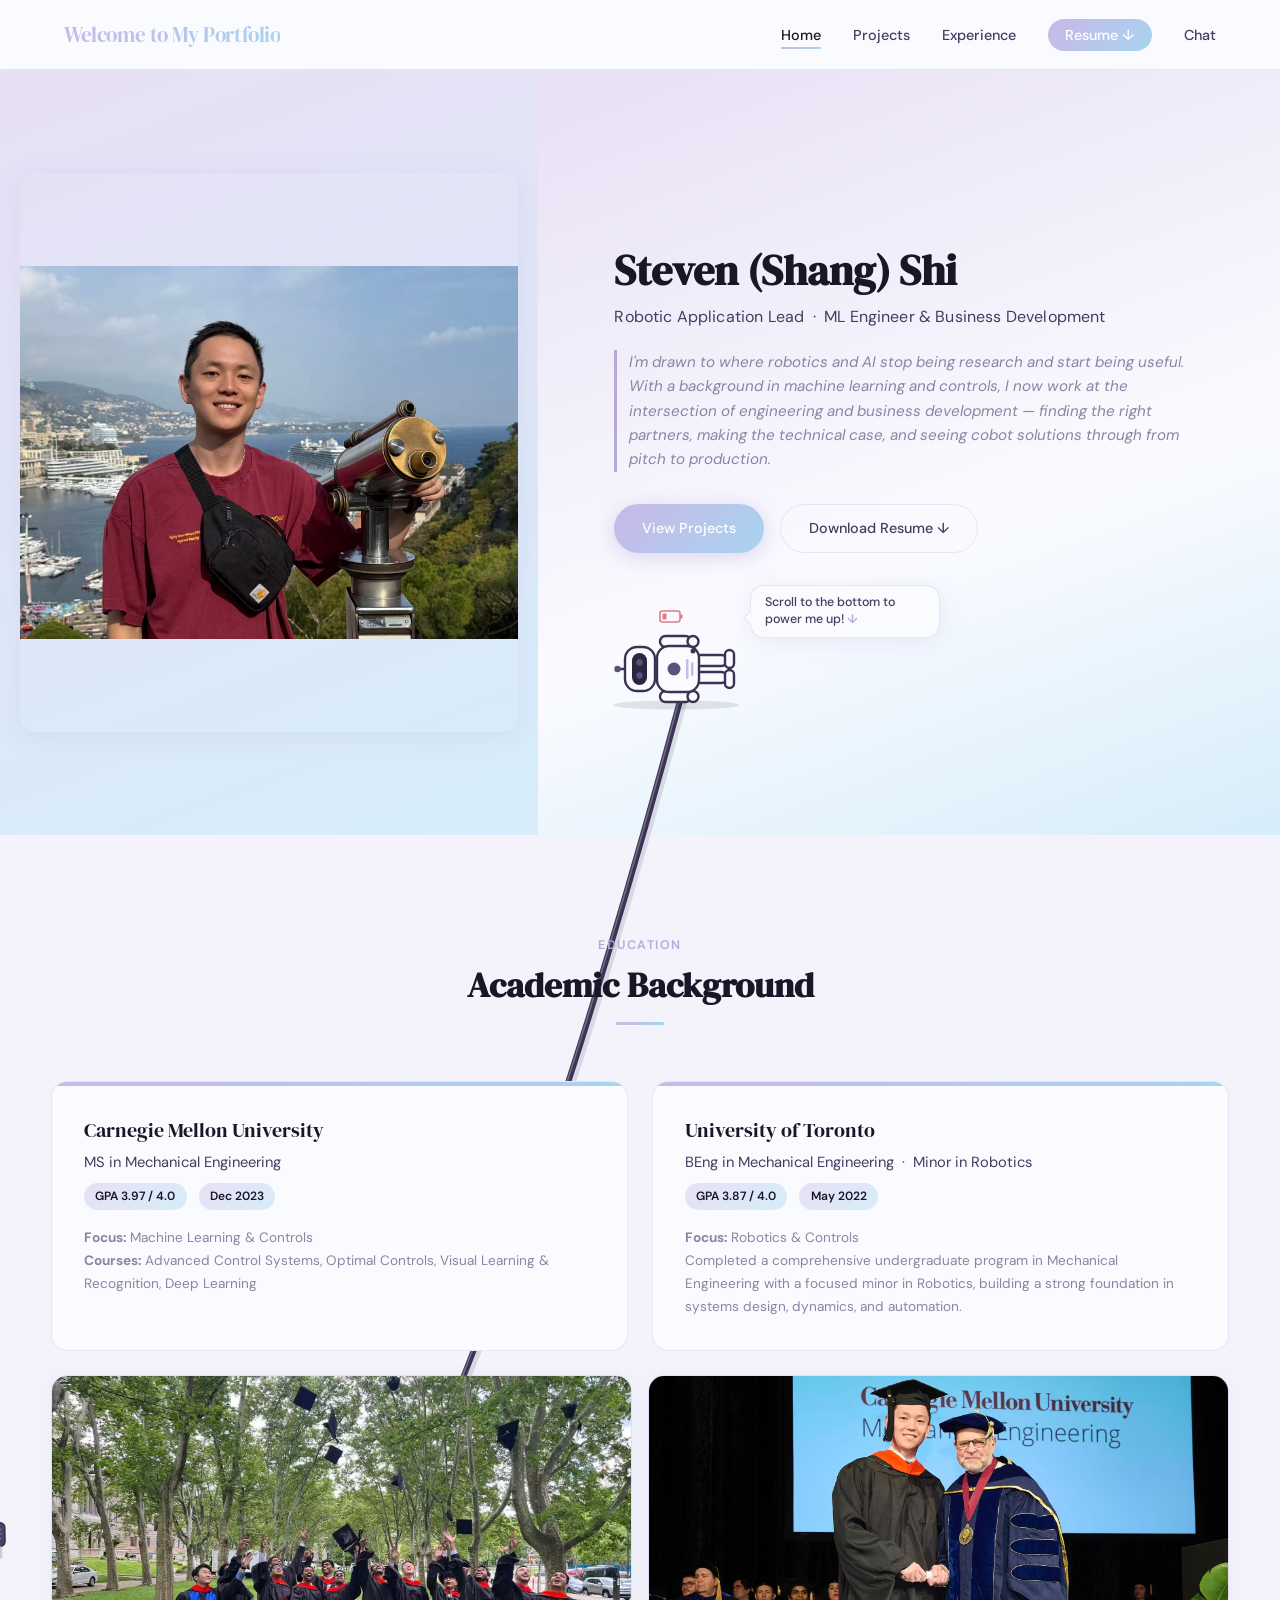
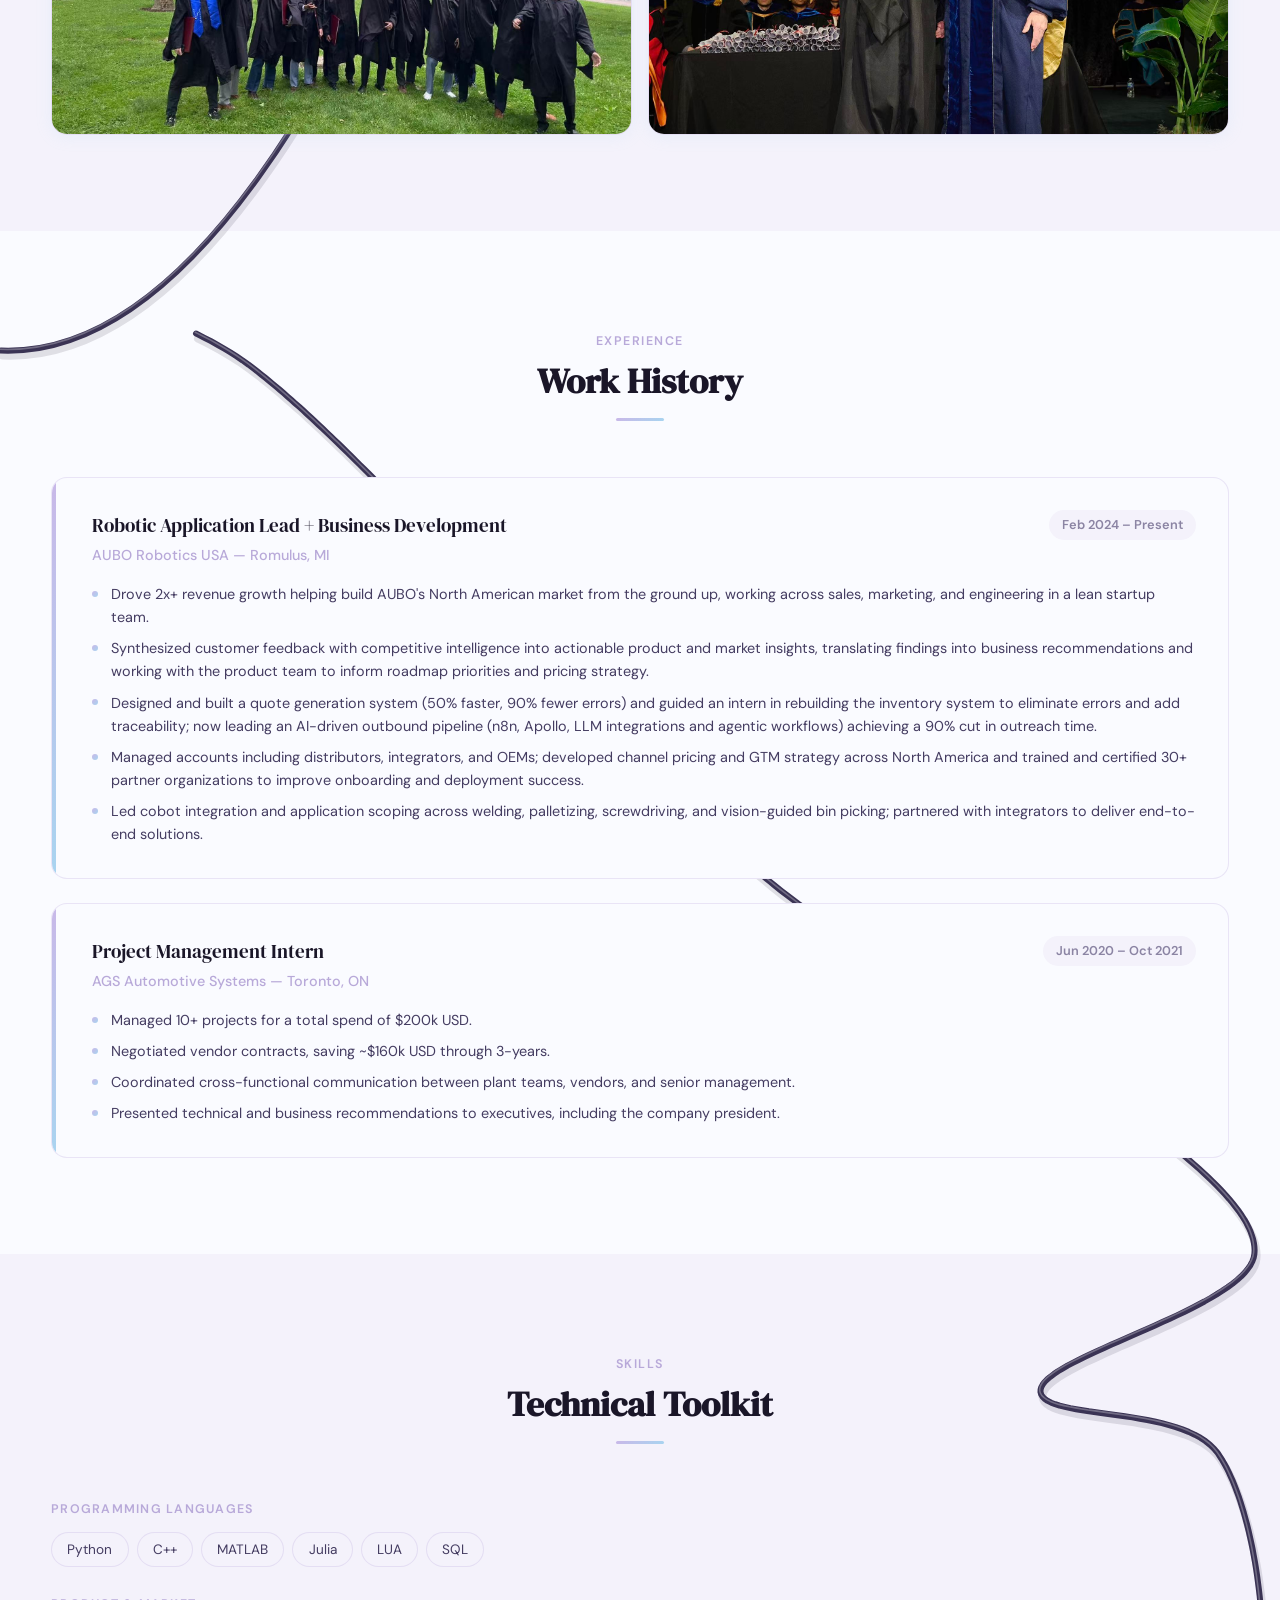
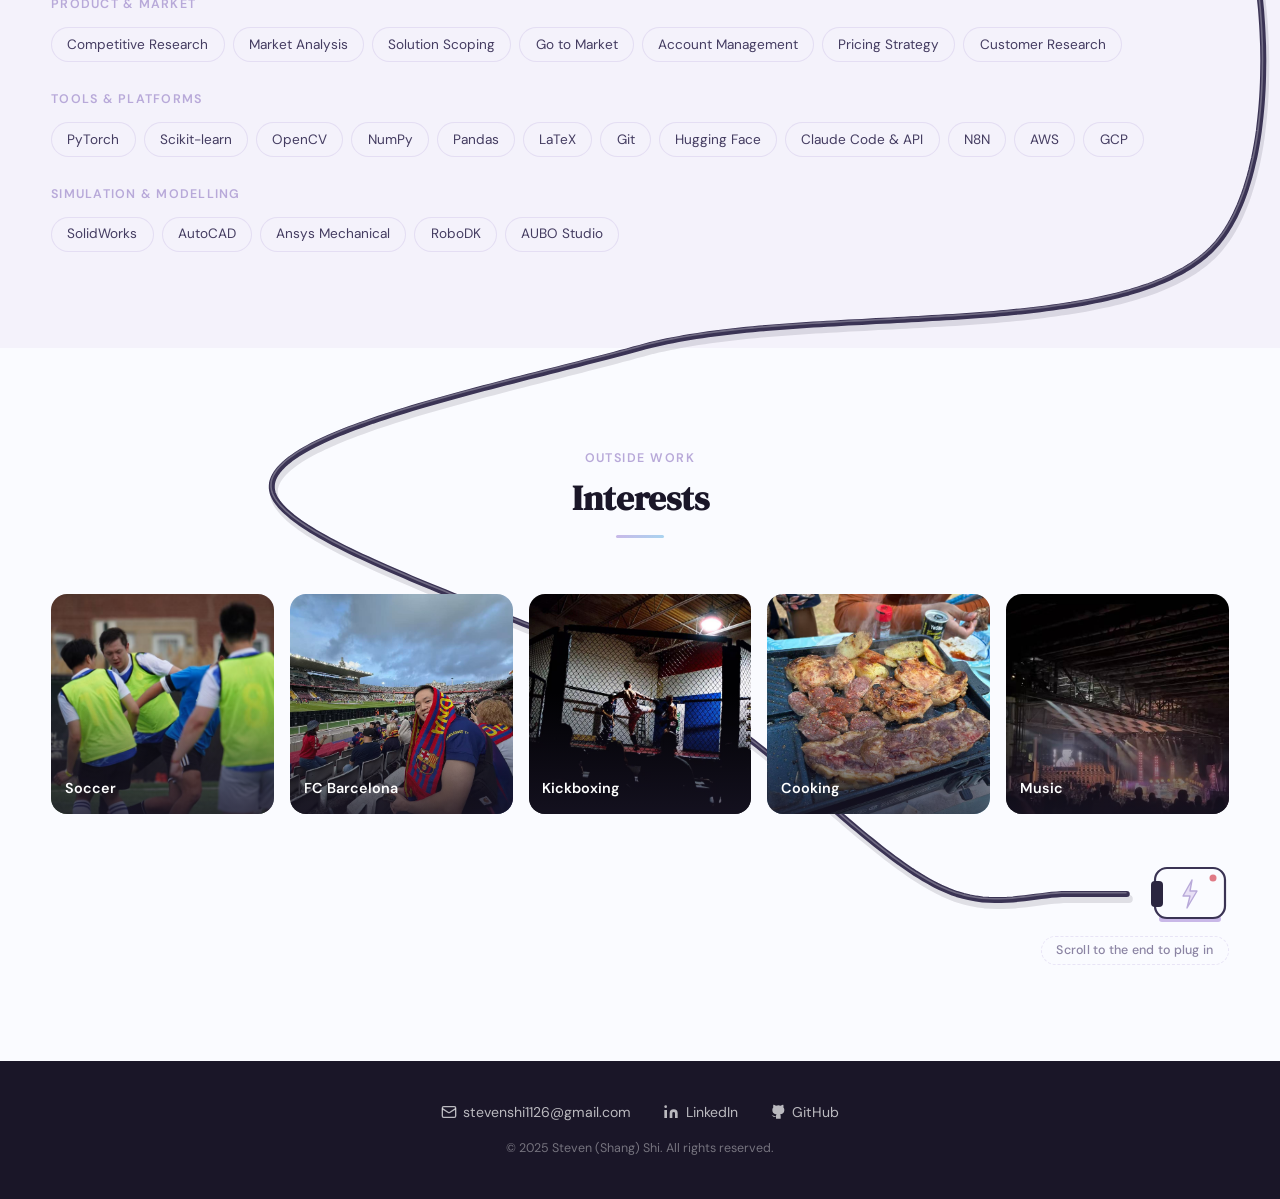
<file: index.html>
<!DOCTYPE html>
<html lang="en">
<head>
  <meta charset="UTF-8" />
  <meta name="viewport" content="width=device-width, initial-scale=1.0" />
  <title>Steven (Shang) Shi — Portfolio</title>
  <link rel="stylesheet" href="css/style.css" />
</head>
<body class="has-cable">

<!-- ── Navbar ── -->
<nav class="navbar">
  <a href="index.html" class="nav-logo">Welcome to My Portfolio</a>
  <div class="hamburger" aria-label="Menu">
    <span></span><span></span><span></span>
  </div>
  <ul class="nav-links">
    <li><a href="index.html">Home</a></li>
    <li><a href="projects.html">Projects</a></li>
    <li><a href="experience.html">Experience</a></li>
    <li><a href="Resume_Steven_Shang_Shi_2026.pdf" target="_blank" class="nav-resume-btn">Resume ↓</a></li>
    <li><a href="chat.html">Chat</a></li>
  </ul>
</nav>

<main>

  <!-- ── Hero ── -->
  <section class="hero hero-split">
    <div class="hero-split-photo">
      <img src="Images\General Photos\personal picture.jpg" alt="Steven Shi" />
    </div>
    <div class="hero-split-content">
      <h1>Steven (Shang) Shi</h1>
      <p class="hero-title">Robotic Application Lead &nbsp;·&nbsp; ML Engineer &amp; Business Development</p>
      <p class="hero-bio">I'm drawn to where robotics and AI stop being research and start being useful. With a background in machine learning and controls, I now work at the intersection of engineering and business development — finding the right partners, making the technical case, and seeing cobot solutions through from pitch to production.</p>
      <div class="hero-cta-row">
        <a href="projects.html" class="btn btn-primary">View Projects</a>
        <a href="Resume_Steven_Shang_Shi_2026.pdf" target="_blank" class="btn btn-ghost">Download Resume ↓</a>
      </div>
      <div class="robot-stage">
        <svg class="robot" viewBox="0 0 240 132" aria-hidden="true">
          <defs>
            <filter id="r-glow" x="-100%" y="-100%" width="300%" height="300%">
              <feGaussianBlur stdDeviation="2.2" result="b"/>
              <feMerge><feMergeNode in="b"/><feMergeNode in="SourceGraphic"/></feMerge>
            </filter>
          </defs>
          <g class="r-walk">
          <ellipse class="r-shadow" cx="120" cy="124" rx="34" ry="4.5"/>
          <g class="r-battery">
            <rect x="46" y="30" width="20" height="11" rx="2.5"/>
            <rect class="r-battery-nub" x="66" y="33.5" width="2.5" height="4" rx="1"/>
            <rect class="r-battery-bar" x="48.5" y="32.5" width="4" height="6" rx="1"/>
          </g>
          <g class="r-notes">
            <text class="r-note" x="150" y="34">♪</text>
            <text class="r-note" x="78" y="28">♫</text>
            <text class="r-note" x="160" y="58">♪</text>
          </g>
          <g class="r-pose">
            <g class="r-dance">
              <g class="r-leg r-leg-l">
                <rect class="r-limb" x="106" y="82" width="11" height="32" rx="5.5"/>
                <rect class="r-foot" x="101" y="112" width="18" height="9" rx="4.5"/>
              </g>
              <g class="r-leg r-leg-r">
                <rect class="r-limb" x="123" y="82" width="11" height="32" rx="5.5"/>
                <rect class="r-foot" x="121" y="112" width="18" height="9" rx="4.5"/>
              </g>
              <g class="r-arm r-arm-l">
                <rect class="r-limb" x="87" y="47" width="11" height="31" rx="5.5"/>
                <circle class="r-hand" cx="92.5" cy="80" r="5.5"/>
              </g>
              <g class="r-arm r-arm-r">
                <rect class="r-limb" x="142" y="47" width="11" height="31" rx="5.5"/>
                <circle class="r-hand" cx="147.5" cy="80" r="5.5"/>
              </g>
              <rect class="r-neck" x="115" y="39" width="10" height="7" rx="2"/>
              <rect class="r-torso" x="97" y="44" width="46" height="42" rx="12"/>
              <circle class="r-core" cx="120" cy="61" r="6.5"/>
              <rect class="r-vent" x="110" y="73" width="20" height="2.5" rx="1.25"/>
              <rect class="r-vent" x="113" y="78" width="14" height="2.5" rx="1.25"/>
              <circle class="r-port" cx="138" cy="80" r="2.5"/>
              <g class="r-head">
                <line class="r-antenna-stem" x1="120" y1="13" x2="120" y2="5"/>
                <circle class="r-antenna" cx="120" cy="4.5" r="3.2"/>
                <rect class="r-skull" x="98" y="12" width="44" height="30" rx="12"/>
                <rect class="r-visor" x="104" y="19" width="32" height="15" rx="7.5"/>
                <circle class="r-eye" cx="113.5" cy="26.5" r="3.2"/>
                <circle class="r-eye" cx="126.5" cy="26.5" r="3.2"/>
              </g>
            </g>
          </g>
          </g>
        </svg>
        <div class="robot-bubble" role="status">Scroll to the bottom to power me up! <span class="robot-bubble-arrow">↓</span></div>
      </div>
    </div>
  </section>

  <!-- ── Education ── -->
  <section class="alt-bg">
    <div class="section fade-in">
      <div class="section-header">
        <span class="section-label">Education</span>
        <h2>Academic Background</h2>
        <div class="section-divider"></div>
      </div>
      <div class="edu-grid">
        <div class="edu-card">
          <div class="edu-school">Carnegie Mellon University</div>
          <div class="edu-degree">MS in Mechanical Engineering</div>
          <div class="edu-meta">
            <span class="edu-tag">GPA 3.97 / 4.0</span>
            <span class="edu-tag">Dec 2023</span>
          </div>
          <div class="edu-details">
            <strong>Focus:</strong> Machine Learning &amp; Controls<br/>
            <strong>Courses:</strong> Advanced Control Systems, Optimal Controls,
            Visual Learning &amp; Recognition, Deep Learning
          </div>
        </div>
        <div class="edu-card">
          <div class="edu-school">University of Toronto</div>
          <div class="edu-degree">BEng in Mechanical Engineering &nbsp;·&nbsp; Minor in Robotics</div>
          <div class="edu-meta">
            <span class="edu-tag">GPA 3.87 / 4.0</span>
            <span class="edu-tag">May 2022</span>
          </div>
          <div class="edu-details">
            <strong>Focus:</strong> Robotics &amp; Controls<br/>
            Completed a comprehensive undergraduate program in Mechanical Engineering
            with a focused minor in Robotics, building a strong foundation in
            systems design, dynamics, and automation.
          </div>
        </div>
      </div>
      <div class="edu-photos">
        <div class="edu-photo-wrap">
          <img src="Images/General Photos/hatthrow.jpg" alt="Graduation hat throw" />
        </div>
        <div class="edu-photo-wrap">
          <img src="Images/General Photos/graduation.jpg" alt="Graduation" />
        </div>
      </div>
    </div>
  </section>

  <!-- ── Experience ── -->
  <section class="section fade-in">
    <div class="section-header">
      <span class="section-label">Experience</span>
      <h2>Work History</h2>
      <div class="section-divider"></div>
    </div>
    <div class="experience-list">
      <div class="exp-card">
        <div class="exp-header">
          <div>
            <div class="exp-role">Robotic Application Lead + Business Development</div>
            <div class="exp-company">AUBO Robotics USA — Romulus, MI</div>
          </div>
          <span class="exp-period">Feb 2024 – Present</span>
        </div>
        <ul class="exp-bullets">
          <li>Drove 2x+ revenue growth helping build AUBO's North American market from the ground up, working across sales, marketing, and engineering in a lean startup team.</li>
          <li>Synthesized customer feedback with competitive intelligence into actionable product and market insights, translating findings into business recommendations and working with the product team to inform roadmap priorities and pricing strategy.</li>
          <li>Designed and built a quote generation system (50% faster, 90% fewer errors) and guided an intern in rebuilding the inventory system to eliminate errors and add traceability; now leading an AI-driven outbound pipeline (n8n, Apollo, LLM integrations and agentic workflows) achieving a 90% cut in outreach time.</li>
          <li>Managed accounts including distributors, integrators, and OEMs; developed channel pricing and GTM strategy across North America and trained and certified 30+ partner organizations to improve onboarding and deployment success.</li>
          <li>Led cobot integration and application scoping across welding, palletizing, screwdriving, and vision-guided bin picking; partnered with integrators to deliver end-to-end solutions.</li>
        </ul>
      </div>
      <div class="exp-card">
        <div class="exp-header">
          <div>
            <div class="exp-role">Project Management Intern</div>
            <div class="exp-company">AGS Automotive Systems — Toronto, ON</div>
          </div>
          <span class="exp-period">Jun 2020 – Oct 2021</span>
        </div>
        <ul class="exp-bullets">
          <li>Managed 10+ projects for a total spend of $200k USD.</li>
          <li>Negotiated vendor contracts, saving ~$160k USD through 3-years.</li>
          <li>Coordinated cross-functional communication between plant teams, vendors, and senior management.</li>
          <li>Presented technical and business recommendations to executives, including the company president.</li>
        </ul>
      </div>
    </div>
  </section>

  <!-- ── Skills ── -->
  <section class="alt-bg">
    <div class="section fade-in">
      <div class="section-header">
        <span class="section-label">Skills</span>
        <h2>Technical Toolkit</h2>
        <div class="section-divider"></div>
      </div>
      
      <div class="skills-group">
        <div class="skills-cat">Programming Languages</div>
        <div class="skills-tags">
          <span class="skill-tag">Python</span>
          <span class="skill-tag">C++</span>
          <span class="skill-tag">MATLAB</span>
          <span class="skill-tag">Julia</span>
          <span class="skill-tag">LUA</span>
          <span class="skill-tag">SQL</span>
        </div>
      </div>
      <div class="skills-group">
        <div class="skills-cat">Product & Market</div>
        <div class="skills-tags">
          <span class="skill-tag">Competitive Research</span>
          <span class="skill-tag">Market Analysis</span>
          <span class="skill-tag">Solution Scoping</span>
          <span class="skill-tag">Go to Market</span>
          <span class="skill-tag">Account Management</span>
          <span class="skill-tag">Pricing Strategy</span>
          <span class="skill-tag">Customer Research</span>
        </div>
      </div>
      <div class="skills-group">
        <div class="skills-cat">Tools &amp; Platforms</div>
        <div class="skills-tags">
          <span class="skill-tag">PyTorch</span>
          <span class="skill-tag">Scikit-learn</span>
          <span class="skill-tag">OpenCV</span>
          <span class="skill-tag">NumPy</span>
          <span class="skill-tag">Pandas</span>
          <span class="skill-tag">LaTeX</span>
          <span class="skill-tag">Git</span>
          <span class="skill-tag">Hugging Face</span>
          <span class="skill-tag">Claude Code & API</span>
          <span class="skill-tag">N8N</span>
          <span class="skill-tag">AWS</span>
          <span class="skill-tag">GCP</span>
        </div>
      </div>
      <div class="skills-group">
        <div class="skills-cat">Simulation &amp; Modelling</div>
        <div class="skills-tags">
          <span class="skill-tag">SolidWorks</span>
          <span class="skill-tag">AutoCAD</span>
          <span class="skill-tag">Ansys Mechanical</span>
          <span class="skill-tag">RoboDK</span>
          <span class="skill-tag">AUBO Studio</span>
        </div>
      </div>
    </div>
  </section>

  <!-- ── Interests ── -->
  <section class="section fade-in">
    <div class="section-header">
      <span class="section-label">Outside Work</span>
      <h2>Interests</h2>
      <div class="section-divider"></div>
    </div>
    <div class="interests-photo-grid">
      <div class="interest-photo-card" style="background-image: url('Images/General Photos/soccer.jpg');">
        <div class="interest-photo-overlay"></div>
        <div class="interest-photo-label">
          <div class="interest-name">Soccer</div>
        </div>
      </div>
      <div class="interest-photo-card" style="background-image: url('Images/General Photos/barcelona.jpg');">
        <div class="interest-photo-overlay"></div>
        <div class="interest-photo-label">
          <div class="interest-name">FC Barcelona</div>
        </div>
      </div>
      <div class="interest-photo-card" style="background-image: url('Images/General Photos/kickboxing1.jpg');">
        <div class="interest-photo-overlay"></div>
        <div class="interest-photo-label">
          <div class="interest-name">Kickboxing</div>
        </div>
      </div>
       <div class="interest-photo-card" style="background-image: url('Images/General Photos/food.jpg');">
        <div class="interest-photo-overlay"></div>
        <div class="interest-photo-label">
          <div class="interest-name">Cooking</div>
        </div>
      </div>
       <div class="interest-photo-card" style="background-image: url('Images/General Photos/concert.jpg');">
        <div class="interest-photo-overlay"></div>
        <div class="interest-photo-label">
          <div class="interest-name">Music</div>
        </div>
      </div>
    </div>
    <div class="socket-row">
      <div class="socket-wrap">
        <svg class="socket" viewBox="0 0 84 64" aria-hidden="true">
          <rect class="socket-base" x="14" y="54" width="62" height="6" rx="3"/>
          <rect class="socket-body" x="10" y="6" width="70" height="50" rx="12"/>
          <rect class="socket-slot" x="6" y="19" width="12" height="26" rx="4"/>
          <path class="socket-bolt" d="M47 18 L38 34 H45 L42 46 L52 29 H45 Z"/>
          <circle class="socket-led" cx="68" cy="16" r="3.5"/>
          <g class="socket-spark">
            <line x1="2" y1="32" x2="-8" y2="32"/>
            <line x1="3" y1="24" x2="-5" y2="16"/>
            <line x1="3" y1="40" x2="-5" y2="48"/>
            <line x1="8" y1="17" x2="6" y2="7"/>
            <line x1="8" y1="47" x2="6" y2="57"/>
          </g>
        </svg>
        <button type="button" class="socket-label" disabled>Scroll to the end to plug in</button>
      </div>
    </div>
  </section>

</main>

<!-- ── Footer ── -->
<footer>
  <div class="footer-links">
    <a href="mailto:stevenshi1126@gmail.com">
      <svg width="16" height="16" viewBox="0 0 24 24" fill="none" stroke="currentColor" stroke-width="2"><rect x="2" y="4" width="20" height="16" rx="2"/><path d="m22 7-8.97 5.7a1.94 1.94 0 0 1-2.06 0L2 7"/></svg>
      stevenshi1126@gmail.com
    </a>
    <a href="https://www.linkedin.com/in/steven-shi-272b2b168/" target="_blank">
      <svg width="16" height="16" viewBox="0 0 24 24" fill="currentColor"><path d="M16 8a6 6 0 0 1 6 6v7h-4v-7a2 2 0 0 0-2-2 2 2 0 0 0-2 2v7h-4v-7a6 6 0 0 1 6-6z"/><rect x="2" y="9" width="4" height="12"/><circle cx="4" cy="4" r="2"/></svg>
      LinkedIn
    </a>
    <a href="https://github.com/ShiSteven99" target="_blank">
      <svg width="16" height="16" viewBox="0 0 24 24" fill="currentColor"><path d="M9 19c-5 1.5-5-2.5-7-3m14 6v-3.87a3.37 3.37 0 0 0-.94-2.61c3.14-.35 6.44-1.54 6.44-7A5.44 5.44 0 0 0 20 4.77 5.07 5.07 0 0 0 19.91 1S18.73.65 16 2.48a13.38 13.38 0 0 0-7 0C6.27.65 5.09 1 5.09 1A5.07 5.07 0 0 0 5 4.77a5.44 5.44 0 0 0-1.5 3.78c0 5.42 3.3 6.61 6.44 7A3.37 3.37 0 0 0 9 18.13V22"/></svg>
      GitHub
    </a>
  </div>
  <div class="footer-copy">&copy; 2025 Steven (Shang) Shi. All rights reserved.</div>
</footer>

<script src="js/main.js"></script>
<script src="js/robot-cable.js"></script>
</body>
</html>
</file>
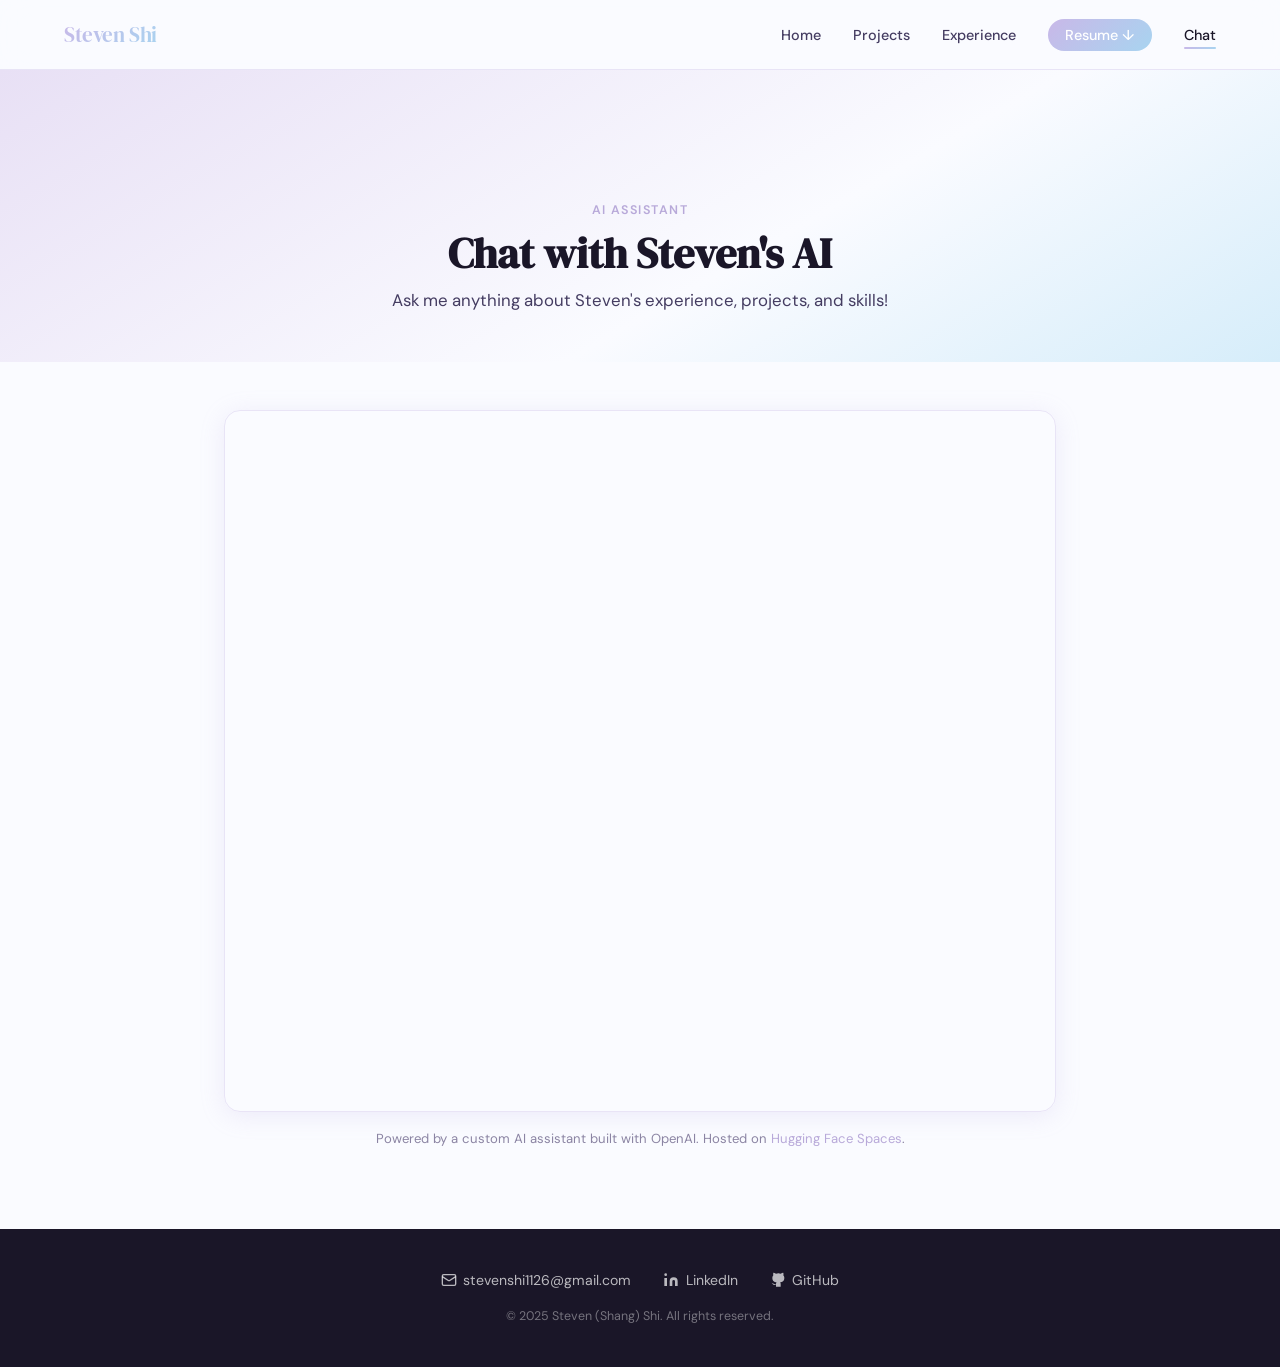
<file: chat.html>
<!DOCTYPE html>
<html lang="en">
<head>
  <meta charset="UTF-8" />
  <meta name="viewport" content="width=device-width, initial-scale=1.0" />
  <title>AI Chat — Steven (Shang) Shi</title>
  <link rel="stylesheet" href="css/style.css" />
</head>
<body>

<!-- ── Navbar ── -->
<nav class="navbar">
  <a href="index.html" class="nav-logo">Steven Shi</a>
  <div class="hamburger" aria-label="Menu">
    <span></span><span></span><span></span>
  </div>
  <ul class="nav-links">
    <li><a href="index.html">Home</a></li>
    <li><a href="projects.html">Projects</a></li>
    <li><a href="experience.html">Experience</a></li>
    <li><a href="Resume_Steven_Shang_Shi_2026.pdf" target="_blank" class="nav-resume-btn">Resume ↓</a></li>
    <li><a href="chat.html">Chat</a></li>
  </ul>
</nav>

<main>
  <div class="page-hero">
    <span class="section-label">AI Assistant</span>
    <h1>Chat with Steven's AI</h1>
    <p>Ask me anything about Steven's experience, projects, and skills!</p>
  </div>

  <div class="chat-container">
    <div class="gradio-wrap">
      <iframe
        src="https://skulebeast-career-conversation.hf.space"
        title="Steven Shi AI Assistant"
        allow="microphone"
      ></iframe>
    </div>
    <p class="chat-note">
      Powered by a custom AI assistant built with OpenAI. Hosted on
      <a href="https://huggingface.co/spaces" target="_blank" style="color:var(--lavender-deep);">Hugging Face Spaces</a>.
    </p>
  </div>
</main>

<!-- ── Footer ── -->
<footer>
  <div class="footer-links">
    <a href="mailto:stevenshi1126@gmail.com">
      <svg width="16" height="16" viewBox="0 0 24 24" fill="none" stroke="currentColor" stroke-width="2"><rect x="2" y="4" width="20" height="16" rx="2"/><path d="m22 7-8.97 5.7a1.94 1.94 0 0 1-2.06 0L2 7"/></svg>
      stevenshi1126@gmail.com
    </a>
    <a href="https://www.linkedin.com/in/steven-shi-272b2b168/" target="_blank">
      <svg width="16" height="16" viewBox="0 0 24 24" fill="currentColor"><path d="M16 8a6 6 0 0 1 6 6v7h-4v-7a2 2 0 0 0-2-2 2 2 0 0 0-2 2v7h-4v-7a6 6 0 0 1 6-6z"/><rect x="2" y="9" width="4" height="12"/><circle cx="4" cy="4" r="2"/></svg>
      LinkedIn
    </a>
    <a href="https://github.com/ShiSteven99" target="_blank">
      <svg width="16" height="16" viewBox="0 0 24 24" fill="currentColor"><path d="M9 19c-5 1.5-5-2.5-7-3m14 6v-3.87a3.37 3.37 0 0 0-.94-2.61c3.14-.35 6.44-1.54 6.44-7A5.44 5.44 0 0 0 20 4.77 5.07 5.07 0 0 0 19.91 1S18.73.65 16 2.48a13.38 13.38 0 0 0-7 0C6.27.65 5.09 1 5.09 1A5.07 5.07 0 0 0 5 4.77a5.44 5.44 0 0 0-1.5 3.78c0 5.42 3.3 6.61 6.44 7A3.37 3.37 0 0 0 9 18.13V22"/></svg>
      GitHub
    </a>
  </div>
  <div class="footer-copy">&copy; 2025 Steven (Shang) Shi. All rights reserved.</div>
</footer>

<script src="js/main.js"></script>
</body>
</html>
</file>
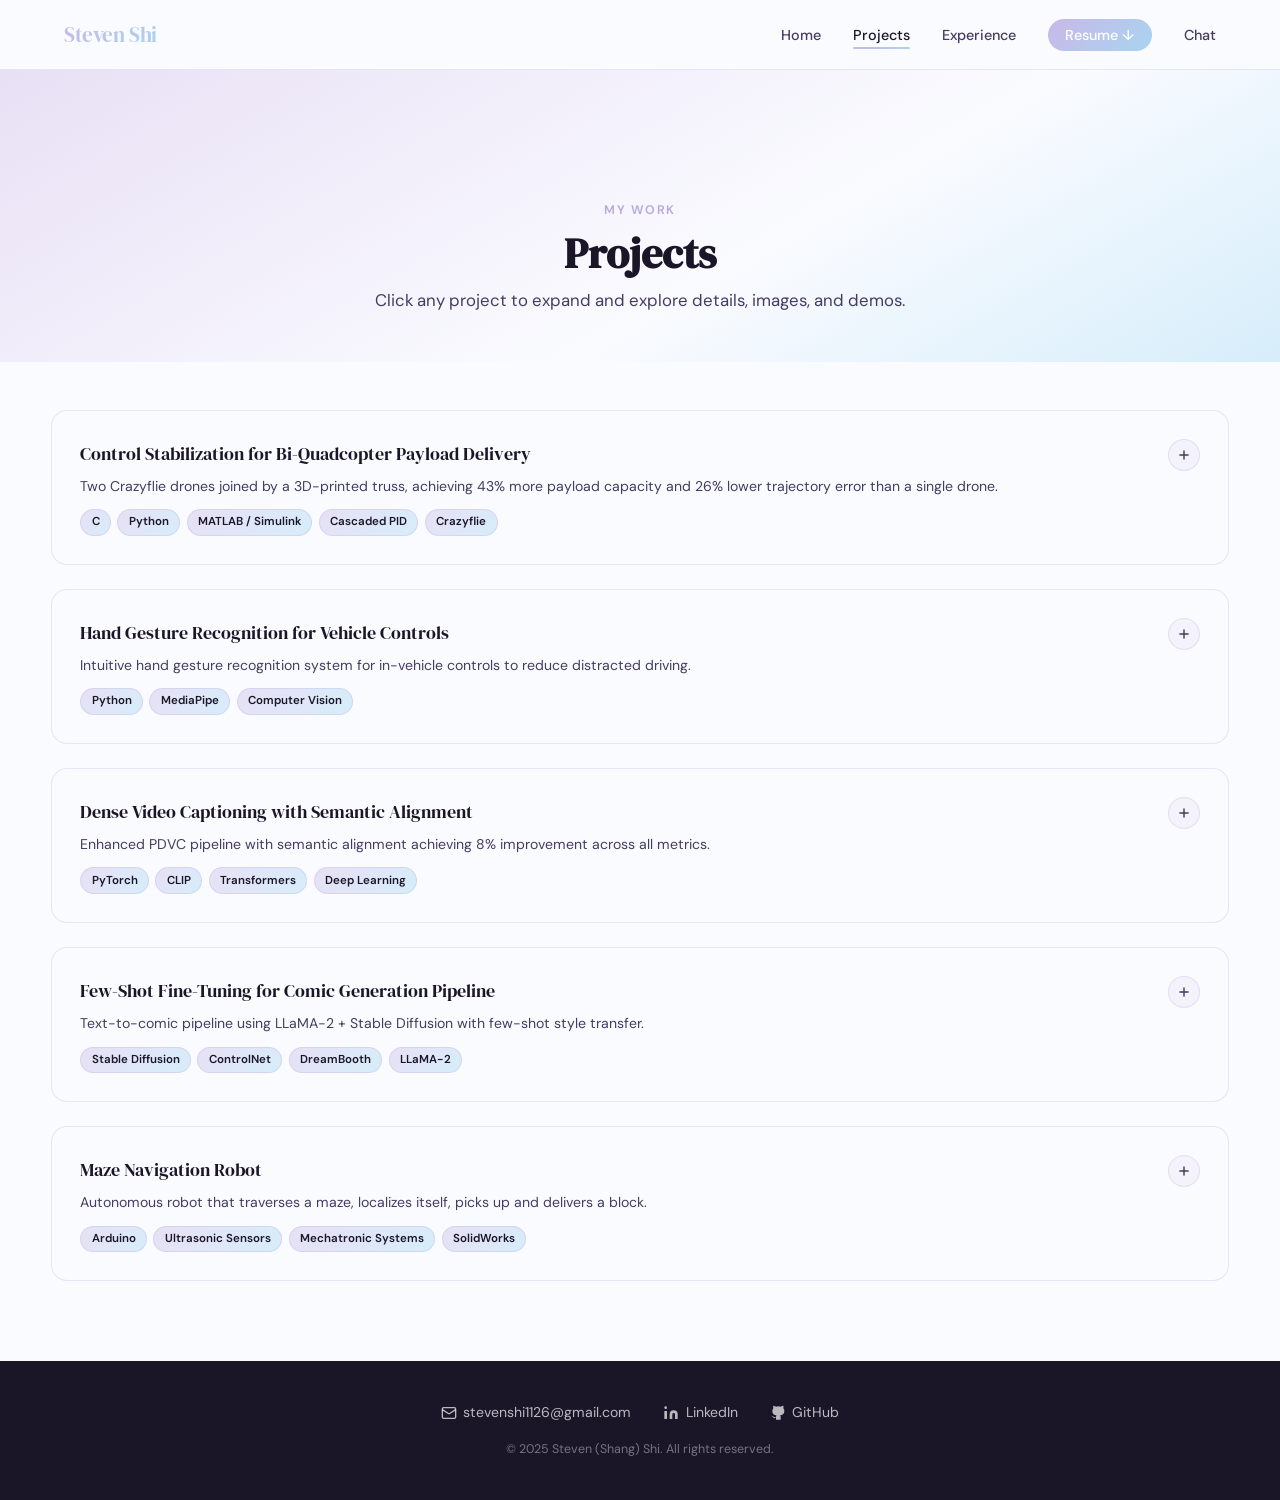
<file: projects.html>
<!DOCTYPE html>
<html lang="en">
<head>
  <meta charset="UTF-8" />
  <meta name="viewport" content="width=device-width, initial-scale=1.0" />
  <title>Projects — Steven (Shang) Shi</title>
  <link rel="stylesheet" href="css/style.css" />
</head>
<body>

<!-- ── Navbar ── -->
<nav class="navbar">
  <a href="index.html" class="nav-logo">Steven Shi</a>
  <div class="hamburger" aria-label="Menu">
    <span></span><span></span><span></span>
  </div>
  <ul class="nav-links">
    <li><a href="index.html">Home</a></li>
    <li><a href="projects.html">Projects</a></li>
    <li><a href="experience.html">Experience</a></li>
    <li><a href="Resume_Steven_Shang_Shi_2026.pdf" target="_blank" class="nav-resume-btn">Resume ↓</a></li>
    <li><a href="chat.html">Chat</a></li>
  </ul>
</nav>

<main>
  <div class="page-hero">
    <span class="section-label">My Work</span>
    <h1>Projects</h1>
    <p>Click any project to expand and explore details, images, and demos.</p>
  </div>

  <div class="projects-grid">

    <!-- ── Project: Dual Drone Control ── -->
    <div class="project-card">
      <div class="project-card-header">
        <div class="project-card-left">
          <div class="project-card-title">Control Stabilization for Bi-Quadcopter Payload Delivery</div>
          <div class="project-card-summary">Two Crazyflie drones joined by a 3D-printed truss, achieving 43% more payload capacity and 26% lower trajectory error than a single drone.</div>
          <div class="project-tags">
            <span class="project-tag">C</span>
            <span class="project-tag">Python</span>
            <span class="project-tag">MATLAB / Simulink</span>
            <span class="project-tag">Cascaded PID</span>
            <span class="project-tag">Crazyflie</span>
          </div>
        </div>
        <div class="project-toggle">
          <svg viewBox="0 0 24 24" fill="none" stroke-width="2.5" stroke-linecap="round"><line x1="12" y1="5" x2="12" y2="19"/><line x1="5" y1="12" x2="19" y2="12"/></svg>
        </div>
      </div>
      <div class="project-body">
        <div class="project-body-inner">

          <div class="project-section">
            <div class="project-section-title">Background</div>
            <p>Drone delivery is held back by limited payload capacity. For our Advanced Control Systems Integration course at Carnegie Mellon, our team of 5 investigated whether rigidly linking two quadcopters could increase payload capacity without sacrificing flight stability. Two Crazyflie drones were joined by a 3D-printed truss with a magnet at its center to pick up a payload of paper clips. I led the controls, firmware and swarm work: modifying the Crazyflie firmware in C to redistribute motor power and correct yaw behaviour, developing the Python swarm control API used to command both drones simultaneously, tuning the PID controllers on hardware, and building the adaptive payload controller.</p>
          </div>

          <div class="project-section">
            <div class="project-section-title">System Design</div>
            <img src="Images/Dual Drone Control/Dual_CF_wTruss.png" alt="SolidWorks assembly of two Crazyflie drones joined by a truss" class="project-img" />
            <p class="project-img-caption">SolidWorks assembly of the dual-drone system</p>
            <p>The PLA truss went through several iterations to balance length, weight and stiffness. Its cross shape leaves the Flowdeck sensors on the underside unobstructed, and the payload hangs at the center so the load is shared evenly between both drones. Since the Crazyflies have very limited thrust, keeping the truss light (~8 g) mattered more than its strength.</p>
          </div>

          <div class="project-section">
            <div class="project-section-title">Modelling &amp; Simulation</div>
            <img src="Images/Dual Drone Control/Force_Distribution.png" alt="Motor force and torque layout of the dual-drone system" class="project-img" />
            <p class="project-img-caption">Rotor forces and torques of the combined 8-motor system</p>
            <p>Teammates derived the system dynamics using Euler angles and Lagrangian mechanics, linearized them about hover, and built a state-space model in MATLAB. This plant was placed inside a Simulink replica of the Crazyflie's onboard cascaded PID controller (velocity → attitude → attitude rate). Comparing moments of inertia before and after joining the drones showed roll inertia increased ~112× while available roll torque only increased ~5×, so roll and yaw were expected to be the hardest axes to control.</p>
          </div>

          <div class="project-section">
            <div class="project-section-title">Firmware Modification: Roll</div>
            <p>The default Crazyflie power distribution splits each drone's motors into a "high" and "low" side for roll. Once two drones are joined, the torques from each drone largely cancel out about the center of the truss, and the system was unable to take off.</p>
            <div class="video-grid">
              <img src="Images/Dual Drone Control/defaultPWD.png" alt="Default roll power distribution" class="project-img" style="margin:0;" />
              <img src="Images/Dual Drone Control/linearPWD.png" alt="Linear roll power distribution" class="project-img" style="margin:0;" />
            </div>
            <p class="project-img-caption">Default power distribution (left) vs. the new linear power distribution (right)</p>
            <p>I rewrote the power distribution so each motor's roll contribution scales linearly with its distance from the truss center (±0.73, ±1.25), with the left drone pushing up and the right drone pushing down. With this change alone, the system was able to take off without any PID changes.</p>
            <div class="video-grid">
              <img src="Images/Dual Drone Control/take off before PWD Changes.gif" alt="Take-off attempt with default power distribution" class="project-img" style="margin:0;" />
              <img src="Images/Dual Drone Control/take off after PWD Changes.gif" alt="Take-off with linear power distribution" class="project-img" style="margin:0;" />
            </div>
            <p class="project-img-caption">Take-off with default power distribution (left) vs. linear power distribution (right)</p>
          </div>

          <div class="project-section">
            <div class="project-section-title">Firmware Modification: Yaw</div>
            <p>A single drone yaws in place, but when the joined system turns about its center, each drone actually needs a forward velocity. Without accounting for this, both drones fought to yaw in place and one overpowered the other, leaving one drone nearly stationary while the other circled around it. To fix this, I added a velocity offset proportional to the yaw rate and the truss half-length (<em>v<sub>x</sub> ∓ ω·L</em>) to each drone's setpoint, which made the system rotate about its true center.</p>
            <div class="video-grid">
              <img src="Images/Dual Drone Control/yaw_noChange.png" alt="Drone positions during yaw before the fix" class="project-img" style="margin:0;" />
              <img src="Images/Dual Drone Control/yaw_firmware changeDrone Position.png" alt="Drone positions during yaw after the fix" class="project-img" style="margin:0;" />
            </div>
            <p class="project-img-caption">Drone positions during yaw: default firmware (left) vs. adjusted setpoints (right)</p>
            <div class="video-grid">
              <video src="Images/Dual Drone Control/yaw_before_web.mp4" class="project-img" style="margin:0;" autoplay muted loop playsinline></video>
              <video src="Images/Dual Drone Control/yaw_after_web.mp4" class="project-img" style="margin:0;" autoplay muted loop playsinline></video>
            </div>
            <p class="project-img-caption">Yaw with default firmware (left) vs. adjusted setpoints (right)</p>
          </div>

          <div class="project-section">
            <div class="project-section-title">PID Tuning</div>
            <p>Sideways translation (roll) remained the least stable maneuver, so tuning focused on the roll attitude rate controller in four stages: using the inertia ratios to estimate which way the gains should move, tuning in Simulink, then refining on hardware and finally tuning with an ~8 g payload attached. I carried out the hardware and payload tuning, starting from the simulated gains. Roll gains went from the default Kp = 250, Kd = 2.5 to Kp = 600, Kd = 6. Adding a short pause between direction changes further reduced oscillations. The test was a 2 m left-right flight at 0.3 m/s.</p>
            <div class="video-grid">
              <img src="Images/Dual Drone Control/left_right (baseline no mass)Average.png" alt="Left-right flight test with default PID" class="project-img" style="margin:0;" />
              <img src="Images/Dual Drone Control/left_right (Kp_600 Kd_6_no mass)Average.png" alt="Left-right flight test with tuned PID" class="project-img" style="margin:0;" />
            </div>
            <p class="project-img-caption">Left-right flight with default PID, 8.5% error (left) vs. tuned PID, 6.4% error (right)</p>
            <p>With an ~8 g payload attached, the no-mass gains left a 7.4% error. Retuning to Kp = 800, Kd = 8 reduced it to 5.8%.</p>
            <img src="Images/Dual Drone Control/Before and after roll tuning (with 8g mass).png" alt="Left-right flight test with 8 g payload before and after tuning" class="project-img" />
            <p class="project-img-caption">Left-right flight with ~8 g payload: no-mass PID, 7.4% error (left) vs. retuned PID, 5.8% error (right)</p>
          </div>

          <div class="project-section">
            <div class="project-section-title">Adaptive Payload Control</div>
            <p>Heavier payloads need more thrust to hover, so the hover PWM can be used to estimate payload mass. Hover PWM was ~49,500 without a payload and ~52,000 with an 8 g payload. After picking up an unknown number of paper clips, the system measures its hover PWM and linearly interpolates between the two tuned PID sets (Kp = 600, Kd = 6 → Kp = 800, Kd = 8) before continuing to the drop-off point.</p>
          </div>

          <div class="project-section">
            <div class="project-section-title">Final Flight</div>
            <video src="Images/Dual Drone Control/final_flight_web.mp4" class="project-img" autoplay muted loop playsinline></video>
            <p class="project-img-caption">Take off, payload pickup, and left-right flight with the swinging payload</p>
          </div>

          <div class="project-section">
            <div class="project-section-title">Results</div>
            <ul>
              <li><strong>Payload capacity:</strong> 7 g (single drone) → 10 g (dual drone), a ~43% increase on top of the 8 g truss.</li>
              <li><strong>Left-right trajectory error:</strong> 7.8% (single drone) → 5.8% (tuned dual drone with payload), a ~26% decrease.</li>
              <li>The system completed the full mission: take off, fly to the pickup site, pick up the payload, adapt its PID gains, and fly stably with the swinging payload.</li>
            </ul>
          </div>

        </div>
      </div>
    </div>

    <!-- ── Project 1: Hand Gesture ── -->
    <div class="project-card">
      <div class="project-card-header">
        <div class="project-card-left">
          <div class="project-card-title">Hand Gesture Recognition for Vehicle Controls</div>
          <div class="project-card-summary">Intuitive hand gesture recognition system for in-vehicle controls to reduce distracted driving.</div>
          <div class="project-tags">
            <span class="project-tag">Python</span>
            <span class="project-tag">MediaPipe</span>
            <span class="project-tag">Computer Vision</span>
          </div>
        </div>
        <div class="project-toggle">
          <svg viewBox="0 0 24 24" fill="none" stroke-width="2.5" stroke-linecap="round"><line x1="12" y1="5" x2="12" y2="19"/><line x1="5" y1="12" x2="19" y2="12"/></svg>
        </div>
      </div>
      <div class="project-body">
        <div class="project-body-inner">

          <div class="project-section">
            <div class="project-section-title">Background</div>
            <p>Each year in the US, over 400,000 people get injured and 3,000 people die due to distracted driving. Our team designed an intuitive hand gesture recognition system for internal vehicle controls to reduce distractions on the road. My main contributions were implementing gesture recognition for mode transitions and unifying multiple control functions into a cohesive system architecture allowing for an intuitive user experience.</p>
          </div>

          <div class="project-section">
            <img src="Images/Hand Gesture Recognition/hand gesture.jpg" alt="Hand Gesture System" class="project-img" />
          </div>

          <div class="project-section">
            <div class="project-section-title">How It Works</div>
            <p>The system uses MediaPipe's hand tracking library to obtain X and Y coordinates through a regular camera, building a library of recognized hand gestures. The design goal was an intuitive gesture set requiring minimal memorization. Only X and Y were used here as we used a simple computer 2D camera for the project which didn't provide a depth map.</p>
            <img src="Images/Hand Gesture Recognition/mediapipe.png" alt="MediaPipe hand tracking" class="project-img" />
          </div>

          <div class="project-section">
            <div class="project-section-title">System Overview</div>
            <img src="Images/Hand Gesture Recognition/flowchart.png" alt="System flowchart" class="project-img" />
            <p> We prioritized intuitive gesture design and ease of use, reusing gestures across modes where possible to reduce cognitive load—for example, using the same gesture to control both temperature and volume.</p> 
            <br>
            <ul>
              <li><strong>Media Mode</strong> (base) — pause/play music, change songs, control volume with intuitive gestures.</li>
              <li><strong>Climate Mode</strong> — activated by a "1" gesture; control temperature. Auto-returns to Media Mode after 5s of inactivity.</li>
              <li><strong>Call Mode</strong> — activated when a call comes in; accept or decline with a gesture.</li>
            </ul>
          </div>

          <div class="project-section">
            <div class="project-section-title">Demo Videos</div>
            <div class="video-grid">
              <div>
                <div class="project-img-caption" style="text-align:left;margin-bottom:4px;">1. Changing Song Tracks</div>
                <div class="video-wrap"><iframe src="https://www.youtube.com/embed/25ZRmGECGv0" allowfullscreen loading="lazy"></iframe></div>
              </div>
              <div>
                <div class="project-img-caption" style="text-align:left;margin-bottom:4px;">2. Play / Pause Music</div>
                <div class="video-wrap"><iframe src="https://www.youtube.com/embed/6ujDP7liQXU" allowfullscreen loading="lazy"></iframe></div>
              </div>
              <div>
                <div class="project-img-caption" style="text-align:left;margin-bottom:4px;">3. Switching Modes</div>
                <div class="video-wrap"><iframe src="https://www.youtube.com/embed/ORkFUQ6IRoQ" allowfullscreen loading="lazy"></iframe></div>
              </div>
              <div>
                <div class="project-img-caption" style="text-align:left;margin-bottom:4px;">4. Volume / Temperature Control</div>
                <div class="video-wrap"><iframe src="https://www.youtube.com/embed/r86kAlIkjP4" allowfullscreen loading="lazy"></iframe></div>
              </div>
            </div>
            <div style="margin-top:1rem;">
              <div class="project-img-caption" style="text-align:left;margin-bottom:4px;">5. Accept / Reject a Phone Call</div>
              <div class="video-wrap-full"><iframe src="https://www.youtube.com/embed/cvoTp8JhnIo" allowfullscreen loading="lazy"></iframe></div>
            </div>
          </div>

          <a href="https://github.com/shangshi123/Hand-Gesture-Detection" target="_blank" class="project-github-link">
            <svg width="16" height="16" viewBox="0 0 24 24" fill="currentColor"><path d="M9 19c-5 1.5-5-2.5-7-3m14 6v-3.87a3.37 3.37 0 0 0-.94-2.61c3.14-.35 6.44-1.54 6.44-7A5.44 5.44 0 0 0 20 4.77 5.07 5.07 0 0 0 19.91 1S18.73.65 16 2.48a13.38 13.38 0 0 0-7 0C6.27.65 5.09 1 5.09 1A5.07 5.07 0 0 0 5 4.77a5.44 5.44 0 0 0-1.5 3.78c0 5.42 3.3 6.61 6.44 7A3.37 3.37 0 0 0 9 18.13V22"/></svg>
            View on GitHub
          </a>

        </div>
      </div>
    </div>

    <!-- ── Project 2: Dense Video Captioning ── -->
    <div class="project-card">
      <div class="project-card-header">
        <div class="project-card-left">
          <div class="project-card-title">Dense Video Captioning with Semantic Alignment</div>
          <div class="project-card-summary">Enhanced PDVC pipeline with semantic alignment achieving 8% improvement across all metrics.</div>
          <div class="project-tags">
            <span class="project-tag">PyTorch</span>
            <span class="project-tag">CLIP</span>
            <span class="project-tag">Transformers</span>
            <span class="project-tag">Deep Learning</span>
          </div>
        </div>
        <div class="project-toggle">
          <svg viewBox="0 0 24 24" fill="none" stroke-width="2.5" stroke-linecap="round"><line x1="12" y1="5" x2="12" y2="19"/><line x1="5" y1="12" x2="19" y2="12"/></svg>
        </div>
      </div>
      <div class="project-body">
        <div class="project-body-inner">

          <div class="project-section">
            <div class="project-section-title">Background</div>
            <p>Dense video captioning captures and captions different events occurring in a video — with huge implications for video surveillance, autonomous driving, and aiding those with visual impairments. Our team of 4 investigated whether semantically aligning visual and caption features can improve overall performance. My key contributions were developing the Tuner (alignment) architectures and integrating the Tuner with the existing PDVC framework.</p>
          </div>

          <div class="project-section">
            <div class="project-section-title">Baseline: PDVC Framework</div>
            <img src="Images/Dense Video Captioning/PDVC.jpg" alt="PDVC overview" class="project-img" />
            <p class="project-img-caption">Overview of the baseline PDVC [1] framework</p>
            <p>Videos are passed through a pretrained feature extractor → deformable transformer encoder-decoder capturing inter-frame and inter-event interactions → parallel localization head (MLP) and captioning head (LSTM) → event counter.</p>
          </div>

          <div class="project-section">
            <div class="project-section-title">Semantic Alignment Method</div>
            <p>CLIP's [2] frozen text encoder creates caption embeddings. Our Tuner model processes video features, which are projected into the same embedding space as caption features. We then compute a cosine similarity loss between the two, and backpropagate this loss to train the Tuner to better align video representations with their corresponding captions.</p>
            <img src="Images/Dense Video Captioning/Tuner1.png" alt="Tuner architecture training" class="project-img" />
            <p>The trained tuner is frozen and inserted before the transformer encoder to align visual features with required captions. This pipline is called the modified PDVC.</p>
            <img src="Images/Dense Video Captioning/modified pdvc.png" alt="Modified PDVC with tuner" class="project-img" />
   
          </div>

          <div class="project-section">
            <div class="project-section-title">Results</div>
            <img src="Images/Dense Video Captioning/Dense Video Captioning Results Table.png" alt="Results table" class="project-img" />
            <p>After training the modified PDVC with the YouCook2 dataset, results were very positive. We found several Tuner architectures to surpass the baseline model. The Conv1 architecture surpassed baseline PDVC in <em>all</em> metrics (BLEU4, METEOR, CIDEr, SODA_c), producing more correct words and more coherent captions. </p>
          </div>

          <a href="https://github.com/ologandavid/DenseVideoCaptioning" target="_blank" class="project-github-link">
            <svg width="16" height="16" viewBox="0 0 24 24" fill="currentColor"><path d="M9 19c-5 1.5-5-2.5-7-3m14 6v-3.87a3.37 3.37 0 0 0-.94-2.61c3.14-.35 6.44-1.54 6.44-7A5.44 5.44 0 0 0 20 4.77 5.07 5.07 0 0 0 19.91 1S18.73.65 16 2.48a13.38 13.38 0 0 0-7 0C6.27.65 5.09 1 5.09 1A5.07 5.07 0 0 0 5 4.77a5.44 5.44 0 0 0-1.5 3.78c0 5.42 3.3 6.61 6.44 7A3.37 3.37 0 0 0 9 18.13V22"/></svg>
            View on GitHub
          </a>

        </div>
      </div>
    </div>

    <!-- ── Project 3: Comic Generation ── -->
    <div class="project-card">
      <div class="project-card-header">
        <div class="project-card-left">
          <div class="project-card-title">Few-Shot Fine-Tuning for Comic Generation Pipeline</div>
          <div class="project-card-summary">Text-to-comic pipeline using LLaMA-2 + Stable Diffusion with few-shot style transfer.</div>
          <div class="project-tags">
            <span class="project-tag">Stable Diffusion</span>
            <span class="project-tag">ControlNet</span>
            <span class="project-tag">DreamBooth</span>
            <span class="project-tag">LLaMA-2</span>
          </div>
        </div>
        <div class="project-toggle">
          <svg viewBox="0 0 24 24" fill="none" stroke-width="2.5" stroke-linecap="round"><line x1="12" y1="5" x2="12" y2="19"/><line x1="5" y1="12" x2="19" y2="12"/></svg>
        </div>
      </div>
      <div class="project-body">
        <div class="project-body-inner">

          <div class="project-section">
            <div class="project-section-title">Background</div>
            <p>We explored a novel approach to comic generation by transforming text prompts into visually expressive comic panels using diffusion models. A pipeline capable of generating comics in specified styles through few-shot fine tuning while maintaining content relevance was developed. Key challenges such as style consistency and controlled style variation were addressed through the implementation of a similarity metric for content preservation. The result is an end-to-end framework that produces coherent, stylistically consistent comic panels from text.</p>
          </div>

          <div class="project-section">
            <div class="project-section-title">Full Pipeline</div>
            <img src="Images/Comic Panel Generation Pipeline/full_pipeline.png" alt="Full pipeline" class="project-img" />
            <p>LLaMA-2 handles story and prompt generation → A Stable Diffusion based pipeline to generate comic panes → ControlNet with Canny edge maps to transfer styles accross panels.</p>
          </div>

          <div class="project-section">
            <div class="project-section-title">Two-Stage Diffusion Pipeline</div>
            <img src="Images/Comic Panel Generation Pipeline/2StageDiffusionPipeline.png" alt="Two-stage pipeline" class="project-img" />
            <p> I was responsible for the diffusion pipeline which can be split into three main steps: </p>
            <br>
            <ul>
              <li><strong>Stage 1:</strong> Generate a realistic images from the text prompt.</li>
              <li><strong>Stage 2: </strong>Apply Canny edge detection to extract structural outlines from the realistic images.</li>
              <li><strong>Stage 3:</strong> Feed edge maps into a ControlNet-guided diffusion model few shot fine-tuned on comic styles using DreamBooth — applying stylistic transfer while preserving composition and structure.</li>
            </ul>
          </div>

          <div class="project-section">
            <div class="project-section-title">Style Consistency &amp; Fine-Tuning</div>
            <p>Using the feature-based style loss calculated via Gram matrices from VGG19 feature maps, we are able to select the best stylistic match from each generated batch. DreamBooth was few shot fine-tuned on ~12 reference general comic style images. The best results came from settings of: guidance scale 7.5 + 60 inference steps.</p>
          </div>

          <div class="project-section">
            <div class="project-section-title">Output Comparison</div>
            <img src="Images/Comic Panel Generation Pipeline/txt2img_grid.png" alt="Stage 1 realistic output" class="project-img" />
            <p class="project-img-caption">Stage 1: Realistic image generation from text prompt</p>
            <img src="Images/Comic Panel Generation Pipeline/img2img_grid_best.png" alt="Best output — 60 inference steps" class="project-img" />
            <p class="project-img-caption">Best output — 60 inference steps (guidance scale 7.5)</p>
            <img src="Images/Comic Panel Generation Pipeline/img2img_grid_worst.png" alt="Suboptimal output — 20 inference steps" class="project-img" />
            <p class="project-img-caption">Comparison — 20 inference steps (more noise, less coherent style)</p>
          </div>

        </div>
      </div>
    </div>

    <!-- ── Project 4: Maze Robot ── -->
    <div class="project-card">
      <div class="project-card-header">
        <div class="project-card-left">
          <div class="project-card-title">Maze Navigation Robot</div>
          <div class="project-card-summary">Autonomous robot that traverses a maze, localizes itself, picks up and delivers a block.</div>
          <div class="project-tags">
            <span class="project-tag">Arduino</span>
            <span class="project-tag">Ultrasonic Sensors</span>
            <span class="project-tag">Mechatronic Systems</span>
            <span class="project-tag">SolidWorks</span>
          </div>
        </div>
        <div class="project-toggle">
          <svg viewBox="0 0 24 24" fill="none" stroke-width="2.5" stroke-linecap="round"><line x1="12" y1="5" x2="12" y2="19"/><line x1="5" y1="12" x2="19" y2="12"/></svg>
        </div>
      </div>
      <div class="project-body">
        <div class="project-body-inner">

          <div class="project-section">
            <div class="project-section-title">Background</div>
            <p>The objective was to build a robot that can traverse through a maze, localize itself, pick up a block, and drop it at a desired location. My main contributions were programming the obstacle avoidance and localization algorithms on the Arduino Uno and Mega, and designing the rack-and-pinion gripper lift mechanism.</p>
          </div>

          <div class="project-section">
            <div class="project-section-title">System Overview</div>
            <p> The project is split into four main tasks:</p>
            <br>
            <ul>
              <li><strong>Stage 1:</strong> Robot is dropped in the maze at a random location and needs to localize itself</li>
              <li><strong>Stage 2: </strong>Once the robot localizes itself, it needs to traverse to the designated block location and find the block</li>
              <li><strong>Stage 3:</strong> Once the block is located, the robot needs to traverse to it and grasp the block</li>
              <li><strong>Stage 4:</strong> Finally, with the block collected, the robot needs to drop it off at designated location</li>
            </ul>
            <br>
            <p> Through out these 4 stages, the robot needs to be constantly performing obstacle avoidance to not run into walls.</p>  
            <img src="Images/Maze Navigation Robot/robot_overall_algo.png" alt="Robot algorithm flowchart" class="project-img" />

          </div>

          <div class="project-section">
            <div class="project-section-title">Mechanical Design</div>
            <p>Full 3D assembly designed in SolidWorks. A rack-and-pinion mechanism was chosen for the gripper lift for its simplicity and reliable vertical motion. Omni wheels were used to allow for translation motion without turning the vehicle. However this proved to cause many issues due to the poor traction of the wheels.</p>
            <div style="display:grid;grid-template-columns:1fr 1fr;gap:1rem;margin-top:0.75rem;">
              <img src="Images/Maze Navigation Robot/unnamed (3).png" alt="SolidWorks assembly" class="project-img" style="margin:0;" />
              <img src="Images/Maze Navigation Robot/rack and pinion.png" alt="Rack and pinion mechanism" class="project-img" style="margin:0;" />
            </div>
            <img src="Images/Maze Navigation Robot/Final Product.jpg" alt="Final robot" class="project-img" />
            <p class="project-img-caption">Final assembled robot</p>
          </div>

          <div class="project-section">
            <div class="project-section-title">Electronics &amp; Sensors</div>
            <img src="Images/Maze Navigation Robot/sensor placement.png" alt="Sensor placement diagram" class="project-img" />
            <p>Electronics used in this project include: </p>
            <br>
            <ul>
              <li><strong>Arduino Mega</strong> — high-level controller: processes sensor signals and makes decisions.</li>
              <li><strong>Arduino Uno</strong> — low-level motor controller.</li>
              <li>4 DC motors (wheels), 2 servo motors (gripper + lift).</li>
              <li>7 ultrasonic sensors (S0–S5) for obstacle avoidance and localization.</li>
              <li>1 IR sensor (S7) and 1 ultrasonic sensor for block detection. The ultrasonic sensor is used for initial detection, the IR sensor is used once the box is near by and finer position is required.</li>
            </ul>
          </div>

          <div class="project-section">
            <div class="project-section-title">Navigation Algorithm</div>
            <img src="Images/Maze Navigation Robot/mapLocalize.png" alt="Maze localization map" class="project-img" />
            <ul>
              <li>Small-step movement with ultrasonic realignment after each step — solves the omni-wheel slippage issue and ensures robust straight-line driving. Two ultrasonic sensors on the left and right sides of the robot allows for angular alignment with respect to to wall.</li>
              <li>A right wall following algorithm is used to randomly traverse the maze during localization. The robot will traverse with this until a unique position is identified.</li>
              <li>Unique positions are identified by sensor readings. There are exactly 4 locations on the map where the robot will see 2 blocks in front and 1 block at the back.</li>
              <li>For block drop off, there are 4 possible locations, with 3 of them (2-4) as labelled in the below diagram being achievable through right wall following upon leaving pick up zone. Drop off location 1 is programmed in as a separate unique case.</li>
              <img src="Images/Maze Navigation Robot/dropoffmap.png" alt="Drop off locations" class="project-img" />

            </ul>
          </div>

          <div class="project-section">
            <div class="project-section-title">Full Demo</div>
            <div class="video-wrap-full">
              <iframe src="https://www.youtube.com/embed/38hogvrgdWk" allowfullscreen loading="lazy"></iframe>
            </div>
          </div>

        </div>
      </div>
    </div>

  </div><!-- /projects-grid -->
</main>

<!-- ── Footer ── -->
<footer>
  <div class="footer-links">
    <a href="mailto:stevenshi1126@gmail.com">
      <svg width="16" height="16" viewBox="0 0 24 24" fill="none" stroke="currentColor" stroke-width="2"><rect x="2" y="4" width="20" height="16" rx="2"/><path d="m22 7-8.97 5.7a1.94 1.94 0 0 1-2.06 0L2 7"/></svg>
      stevenshi1126@gmail.com
    </a>
    <a href="https://www.linkedin.com/in/steven-shi-272b2b168/" target="_blank">
      <svg width="16" height="16" viewBox="0 0 24 24" fill="currentColor"><path d="M16 8a6 6 0 0 1 6 6v7h-4v-7a2 2 0 0 0-2-2 2 2 0 0 0-2 2v7h-4v-7a6 6 0 0 1 6-6z"/><rect x="2" y="9" width="4" height="12"/><circle cx="4" cy="4" r="2"/></svg>
      LinkedIn
    </a>
    <a href="https://github.com/ShiSteven99" target="_blank">
      <svg width="16" height="16" viewBox="0 0 24 24" fill="currentColor"><path d="M9 19c-5 1.5-5-2.5-7-3m14 6v-3.87a3.37 3.37 0 0 0-.94-2.61c3.14-.35 6.44-1.54 6.44-7A5.44 5.44 0 0 0 20 4.77 5.07 5.07 0 0 0 19.91 1S18.73.65 16 2.48a13.38 13.38 0 0 0-7 0C6.27.65 5.09 1 5.09 1A5.07 5.07 0 0 0 5 4.77a5.44 5.44 0 0 0-1.5 3.78c0 5.42 3.3 6.61 6.44 7A3.37 3.37 0 0 0 9 18.13V22"/></svg>
      GitHub
    </a>
  </div>
  <div class="footer-copy">&copy; 2025 Steven (Shang) Shi. All rights reserved.</div>
</footer>

<script src="js/main.js"></script>
</body>
</html>
</file>
<file: css/style.css>
/* ─── Design Tokens ─────────────────────────────────────────── */
@import url('https://fonts.googleapis.com/css2?family=DM+Serif+Display:ital@0;1&family=DM+Sans:wght@300;400;500;600&display=swap');

:root {
  --lavender:       #C9B8E8;
  --lavender-light: #E8E0F5;
  --lavender-deep:  #B8A9D9;
  --sky:            #A8D4F0;
  --sky-light:      #D6EDFA;
  --sky-deep:       #85C3E8;
  --white:          #FAFBFF;
  --surface:        #F4F2FB;
  --text-primary:   #1A1628;
  --text-secondary: #443C61;
  --text-muted:     #8B84A3;
  --border:         rgba(180, 160, 220, 0.25);
  --shadow-soft:    0 4px 24px rgba(180, 160, 220, 0.18);
  --shadow-card:    0 2px 16px rgba(168, 212, 240, 0.15);
  --radius:         16px;
  --radius-sm:      10px;
  --radius-pill:    100px;
  --nav-height:     70px;
  --gradient:       linear-gradient(135deg, var(--lavender-light) 0%, var(--sky-light) 100%);
  --gradient-vivid: linear-gradient(135deg, var(--lavender) 0%, var(--sky) 100%);
}

/* ─── Reset ─────────────────────────────────────────────────── */
*, *::before, *::after { box-sizing: border-box; margin: 0; padding: 0; }
html { scroll-behavior: smooth; font-size: 16px; }
body {
  font-family: 'DM Sans', sans-serif;
  background: var(--white);
  color: var(--text-primary);
  line-height: 1.6;
  overflow-x: hidden;
}
img { max-width: 100%; height: auto; display: block; }
a { color: inherit; text-decoration: none; }
ul { list-style: none; }

/* ─── Typography ─────────────────────────────────────────────── */
h1, h2, h3, h4 { font-family: 'DM Serif Display', serif; line-height: 1.2; }
h1 { font-size: clamp(1.8rem, 3.5vw, 2.6rem); }
h2 { font-size: clamp(1.6rem, 3vw, 2.2rem); }
h3 { font-size: 1.2rem; }
p  { font-size: 1rem; color: var(--text-secondary); }

/* ─── Navbar ─────────────────────────────────────────────────── */
.navbar {
  position: fixed; top: 0; left: 0; right: 0; z-index: 100;
  height: var(--nav-height);
  display: flex; align-items: center; justify-content: space-between;
  padding: 0 5%;
  background: rgba(250, 251, 255, 0.85);
  backdrop-filter: blur(16px);
  border-bottom: 1px solid var(--border);
  transition: box-shadow 0.3s;
}
.navbar.scrolled { box-shadow: var(--shadow-soft); }
.nav-logo {
  font-family: 'DM Serif Display', serif;
  font-size: 1.3rem;
  background: var(--gradient-vivid);
  -webkit-background-clip: text;
  -webkit-text-fill-color: transparent;
  background-clip: text;
  letter-spacing: -0.02em;
}
.nav-links { display: flex; gap: 2rem; align-items: center; }
.nav-links a {
  font-size: 0.9rem; font-weight: 500; color: var(--text-secondary);
  padding: 0.35rem 0;
  position: relative;
  transition: color 0.2s;
}
.nav-links a::after {
  content: ''; position: absolute; bottom: 0; left: 0; right: 0;
  height: 2px; border-radius: 2px;
  background: var(--gradient-vivid);
  transform: scaleX(0); transform-origin: left;
  transition: transform 0.25s ease;
}
.nav-links a:hover, .nav-links a.active { color: var(--text-primary); }
.nav-links a:hover::after, .nav-links a.active::after { transform: scaleX(1); }
.nav-resume-btn {
  background: var(--gradient-vivid);
  color: white !important;
  padding: 0.45rem 1.1rem !important;
  border-radius: var(--radius-pill);
  font-weight: 500;
  transition: opacity 0.2s, transform 0.2s !important;
}
.nav-resume-btn::after { display: none !important; }
.nav-resume-btn:hover { opacity: 0.88; transform: translateY(-1px); }

/* hamburger */
.hamburger { display: none; flex-direction: column; gap: 5px; cursor: pointer; padding: 4px; }
.hamburger span { display: block; width: 24px; height: 2px; background: var(--text-primary); border-radius: 2px; transition: 0.3s; }

/* ─── Page Wrapper ───────────────────────────────────────────── */
main { padding-top: var(--nav-height); }

/* ─── Section Layout ─────────────────────────────────────────── */
.section {
  padding: 6rem 4%;
  max-width: 1360px;
  margin: 0 auto;
}
.section-header {
  text-align: center;
  margin-bottom: 3.5rem;
}
.section-header h2 { margin-bottom: 0.5rem; }
.section-label {
  display: inline-block;
  font-size: 0.78rem; font-weight: 600; letter-spacing: 0.12em;
  text-transform: uppercase;
  color: var(--lavender-deep);
  margin-bottom: 0.5rem;
}
.section-divider {
  width: 48px; height: 3px; border-radius: 3px;
  background: var(--gradient-vivid);
  margin: 1rem auto 0;
}

/* ─── Hero ───────────────────────────────────────────────────── */
.hero {
  height: 85vh;
  min-height: 560px;
  display: flex; align-items: stretch;
  position: relative; overflow: hidden;
}
.hero-split {
  padding: 0;
}
.hero-split-photo {
  flex: 0 0 42%;
  min-height: 100%;
  overflow: hidden;
  background: linear-gradient(160deg, var(--lavender-light) 0%, var(--sky-light) 100%);
  display: flex; align-items: center; justify-content: center;
  padding: 1.25rem;
}
.hero-split-photo img {
  height: 77%;
  width: auto;
  max-width: 100%;
  object-fit: contain;
  border-radius: var(--radius);
  box-shadow: var(--shadow-soft);
  image-rendering: -webkit-optimize-contrast;
}
.hero-split-content {
  flex: 1;
  display: flex; flex-direction: column; align-items: flex-start; justify-content: center;
  padding: calc(var(--nav-height) + 3rem) 6% 4rem;
  background: linear-gradient(160deg, var(--lavender-light) 0%, var(--white) 60%, var(--sky-light) 100%);
  text-align: left;
}
.hero-bg-orb {
  position: absolute; border-radius: 50%;
  filter: blur(60px); opacity: 0.45; pointer-events: none;
}
.orb1 { width: 500px; height: 500px; background: var(--lavender); top: -120px; left: -100px; animation: drift 12s ease-in-out infinite; }
.orb2 { width: 400px; height: 400px; background: var(--sky); bottom: -100px; right: -80px; animation: drift 15s ease-in-out infinite reverse; }
.orb3 { width: 250px; height: 250px; background: var(--lavender-deep); top: 40%; left: 60%; animation: drift 9s ease-in-out infinite 2s; }

@keyframes drift {
  0%, 100% { transform: translate(0, 0); }
  33%       { transform: translate(30px, -20px); }
  66%       { transform: translate(-20px, 15px); }
}

.hero-content { position: relative; z-index: 1; max-width: 700px; }
.hero-bio {
  font-size: 0.95rem; color: var(--text-muted);
  font-style: italic; margin-bottom: 2rem;
  border-left: 3px solid var(--lavender-deep);
  padding-left: 0.75rem;
}
.hero-photo-wrap {
  width: 130px; height: 130px;
  border-radius: 50%;
  margin: 0 0 1.5rem;
  background: var(--gradient-vivid);
  padding: 3px;
}
.hero-photo-inner {
  width: 100%; height: 100%;
  border-radius: 50%;
  background: var(--surface);
  overflow: hidden;
  display: flex; align-items: center; justify-content: center;
}
.hero-photo-inner img { width: 100%; height: 100%; object-fit: cover; object-position: center top; }
.hero-photo-inner svg { width: 52px; height: 52px; opacity: 0.4; }
.hero-photo-inner span { font-size: 0.72rem; color: var(--text-muted); font-weight: 500; }
.hero h1 { margin-bottom: 0.5rem; color: var(--text-primary); }
.hero-title {
  font-size: 1rem; font-weight: 400; color: var(--text-secondary);
  margin-bottom: 1.25rem; letter-spacing: 0.01em;
}
.hero-cta-row { display: flex; gap: 1rem; justify-content: flex-start; flex-wrap: wrap; }
.btn {
  display: inline-flex; align-items: center; gap: 0.5rem;
  padding: 0.75rem 1.75rem;
  border-radius: var(--radius-pill);
  font-family: 'DM Sans', sans-serif;
  font-size: 0.9rem; font-weight: 500;
  cursor: pointer; border: none;
  transition: transform 0.2s, opacity 0.2s, box-shadow 0.2s;
}
.btn:hover { transform: translateY(-2px); }
.btn-primary {
  background: var(--gradient-vivid); color: white;
  box-shadow: 0 4px 20px rgba(180, 160, 220, 0.4);
}
.btn-primary:hover { box-shadow: 0 6px 28px rgba(168, 212, 240, 0.5); }
.btn-ghost {
  background: transparent;
  border: 1.5px solid var(--border);
  color: var(--text-secondary);
}
.btn-ghost:hover { border-color: var(--lavender-deep); color: var(--text-primary); }

/* ─── About ──────────────────────────────────────────────────── */
.about-text {
  max-width: 720px; margin: 0 auto;
  font-size: 1.1rem; line-height: 1.85;
  color: var(--text-secondary);
  text-align: center;
}

/* ─── Education ──────────────────────────────────────────────── */
.edu-grid { display: grid; grid-template-columns: 1fr 1fr; gap: 1.5rem; }
.edu-card {
  background: var(--white);
  border: 1px solid var(--border);
  border-radius: var(--radius);
  padding: 2rem;
  position: relative; overflow: hidden;
  transition: box-shadow 0.25s, transform 0.25s;
}
.edu-card::before {
  content: ''; position: absolute; top: 0; left: 0; right: 0;
  height: 4px; background: var(--gradient-vivid);
}
.edu-card:hover { box-shadow: var(--shadow-soft); transform: translateY(-3px); }
.edu-school { font-family: 'DM Serif Display', serif; font-size: 1.25rem; margin-bottom: 0.3rem; }
.edu-degree { font-size: 0.92rem; color: var(--text-secondary); margin-bottom: 0.5rem; }
.edu-meta { display: flex; gap: 0.75rem; flex-wrap: wrap; margin-bottom: 1rem; }
.edu-tag {
  font-size: 0.75rem; font-weight: 600; padding: 0.25rem 0.7rem;
  border-radius: var(--radius-pill);
  background: var(--gradient);
  color: var(--text-primary);
}
.edu-details { font-size: 0.85rem; color: var(--text-muted); line-height: 1.7; }

/* ─── Experience ─────────────────────────────────────────────── */
.experience-list { display: flex; flex-direction: column; gap: 1.5rem; }
.exp-card {
  background: var(--white);
  border: 1px solid var(--border);
  border-radius: var(--radius);
  padding: 2rem 2rem 2rem 2.5rem;
  position: relative; overflow: hidden;
  transition: box-shadow 0.25s, transform 0.25s;
}
.exp-card::before {
  content: ''; position: absolute; top: 0; left: 0; bottom: 0;
  width: 4px; background: var(--gradient-vivid);
}
.exp-card:hover { box-shadow: var(--shadow-soft); transform: translateX(3px); }
.exp-header { display: flex; justify-content: space-between; align-items: flex-start; gap: 1rem; flex-wrap: wrap; margin-bottom: 1rem; }
.exp-role { font-family: 'DM Serif Display', serif; font-size: 1.2rem; }
.exp-company { font-size: 0.9rem; color: var(--lavender-deep); font-weight: 500; margin-top: 0.2rem; }
.exp-period {
  font-size: 0.8rem; font-weight: 600; color: var(--text-muted);
  background: var(--surface); padding: 0.3rem 0.8rem; border-radius: var(--radius-pill);
  white-space: nowrap;
}
.exp-bullets { display: flex; flex-direction: column; gap: 0.5rem; }
.exp-bullets li {
  font-size: 0.9rem; color: var(--text-secondary); padding-left: 1.2rem; position: relative;
}
.exp-bullets li::before {
  content: ''; position: absolute; left: 0; top: 0.55em;
  width: 6px; height: 6px; border-radius: 50%;
  background: var(--gradient-vivid);
}

/* ─── Skills ─────────────────────────────────────────────────── */
.skills-group { margin-bottom: 1.75rem; }
.skills-group:last-child { margin-bottom: 0; }
.skills-cat {
  font-size: 0.78rem; font-weight: 600; letter-spacing: 0.1em;
  text-transform: uppercase; color: var(--lavender-deep);
  margin-bottom: 0.75rem;
}
.skills-tags { display: flex; flex-wrap: wrap; gap: 0.5rem; }
.skill-tag {
  font-size: 0.85rem; padding: 0.35rem 0.95rem;
  border-radius: var(--radius-pill);
  background: var(--surface); border: 1px solid var(--border);
  color: var(--text-secondary);
  transition: background 0.2s, color 0.2s, border-color 0.2s, transform 0.15s;
}
.skill-tag:hover {
  background: var(--gradient-vivid); color: white; border-color: transparent;
  transform: translateY(-2px);
}

/* ─── Interests ──────────────────────────────────────────────── */
.interests-bg {
  background: var(--gradient);
  border-radius: var(--radius);
  padding: 3rem;
  text-align: center;
}
.interests-grid { display: flex; justify-content: center; flex-wrap: wrap; gap: 2rem; margin-top: 0; }
.interest-item {
  display: flex; flex-direction: column; align-items: center; gap: 0.5rem;
  padding: 1.25rem 1.5rem;
  background: rgba(255,255,255,0.7);
  border-radius: var(--radius);
  border: 1px solid rgba(255,255,255,0.9);
  backdrop-filter: blur(8px);
  min-width: 120px;
  transition: transform 0.2s, box-shadow 0.2s;
}
.interest-item:hover { transform: translateY(-4px); box-shadow: var(--shadow-card); }
.interest-icon { font-size: 2rem; }
.interest-name { font-size: 0.85rem; font-weight: 600; color: var(--text-primary); }
.interest-sub { font-size: 0.72rem; color: var(--text-secondary); }

/* ─── Footer ─────────────────────────────────────────────────── */
footer {
  background: var(--text-primary);
  color: rgba(255,255,255,0.7);
  text-align: center;
  padding: 2.5rem 5%;
}
.footer-links { display: flex; justify-content: center; gap: 2rem; margin-bottom: 1rem; flex-wrap: wrap; }
.footer-links a {
  font-size: 0.88rem; color: rgba(255,255,255,0.7);
  display: flex; align-items: center; gap: 0.4rem;
  transition: color 0.2s;
}
.footer-links a:hover { color: white; }
.footer-copy { font-size: 0.78rem; color: rgba(255,255,255,0.4); }

/* ─── Page Hero (inner pages) ────────────────────────────────── */
.page-hero {
  padding: calc(var(--nav-height) + 3.5rem) 5% 3rem;
  background: linear-gradient(150deg, var(--lavender-light) 0%, var(--white) 60%, var(--sky-light) 100%);
  text-align: center;
}
.page-hero h1 { margin-bottom: 0.5rem; }
.page-hero p { font-size: 1.05rem; color: var(--text-secondary); }

/* ─── Projects ───────────────────────────────────────────────── */
.projects-grid {
  display: grid;
  grid-template-columns: 1fr;
  gap: 1.5rem;
  max-width: 1360px;
  margin: 0 auto;
  padding: 3rem 4% 5rem;
}
.project-card {
  border: 1px solid var(--border);
  border-radius: var(--radius);
  background: var(--white);
  overflow: hidden;
  transition: box-shadow 0.25s;
}
.project-card:hover { box-shadow: var(--shadow-soft); }
.project-card-header {
  padding: 1.75rem;
  cursor: pointer;
  display: flex; align-items: flex-start; justify-content: space-between; gap: 1rem;
  user-select: none;
}
.project-card-header:hover { background: var(--surface); }
.project-card-left { flex: 1; }
.project-card-title { font-family: 'DM Serif Display', serif; font-size: 1.15rem; margin-bottom: 0.4rem; }
.project-card-summary { font-size: 0.88rem; color: var(--text-secondary); margin-bottom: 0.75rem; }
.project-tags { display: flex; flex-wrap: wrap; gap: 0.4rem; }
.project-tag {
  font-size: 0.72rem; font-weight: 600; padding: 0.2rem 0.65rem;
  border-radius: var(--radius-pill);
  background: var(--gradient); color: var(--text-primary);
  border: 1px solid var(--border);
}
.project-toggle {
  width: 32px; height: 32px; flex-shrink: 0;
  border-radius: 50%; background: var(--surface);
  border: 1px solid var(--border);
  display: flex; align-items: center; justify-content: center;
  transition: background 0.2s, transform 0.3s;
}
.project-card.open .project-toggle { background: var(--gradient-vivid); transform: rotate(45deg); }
.project-toggle svg { width: 14px; height: 14px; stroke: var(--text-secondary); }
.project-card.open .project-toggle svg { stroke: white; }

.project-body {
  max-height: 0; overflow: hidden;
  transition: max-height 0.5s cubic-bezier(0.4, 0, 0.2, 1);
}
.project-card.open .project-body { max-height: 6000px; }
.project-body-inner { padding: 0 1.75rem 1.75rem; border-top: 1px solid var(--border); padding-top: 1.5rem; }

.project-section { margin-bottom: 1.75rem; }
.project-section:last-child { margin-bottom: 0; }
.project-section-title {
  font-size: 0.78rem; font-weight: 600; letter-spacing: 0.1em;
  text-transform: uppercase; color: var(--lavender-deep); margin-bottom: 0.75rem;
}
.project-section p { font-size: 0.9rem; color: var(--text-secondary); line-height: 1.75; }
.project-section ul { display: flex; flex-direction: column; gap: 0.4rem; }
.project-section ul li {
  font-size: 0.9rem; color: var(--text-secondary);
  padding-left: 1.1rem; position: relative;
}
.project-section ul li::before {
  content: ''; position: absolute; left: 0; top: 0.6em;
  width: 5px; height: 5px; border-radius: 50%;
  background: var(--lavender-deep);
}
.project-img {
  width: 100%; border-radius: var(--radius-sm);
  margin: 1rem 0; object-fit: cover;
  border: 1px solid var(--border);
}
.project-img-caption { font-size: 0.78rem; color: var(--text-muted); text-align: center; margin-top: -0.5rem; margin-bottom: 1rem; }
.video-grid + .project-img-caption { margin-top: 0.75rem; margin-bottom: 1.25rem; }
.video-grid { display: grid; grid-template-columns: 1fr 1fr; gap: 1rem; margin-top: 0.75rem; }
.video-wrap { border-radius: var(--radius-sm); overflow: hidden; aspect-ratio: 16/9; }
.video-wrap iframe { width: 100%; height: 100%; border: none; }
.video-wrap-full { border-radius: var(--radius-sm); overflow: hidden; aspect-ratio: 16/9; margin-top: 0.75rem; }
.video-wrap-full iframe { width: 100%; height: 100%; border: none; }
.project-github-link {
  display: inline-flex; align-items: center; gap: 0.5rem;
  font-size: 0.85rem; font-weight: 500; color: var(--lavender-deep);
  border: 1.5px solid var(--border); border-radius: var(--radius-pill);
  padding: 0.4rem 1rem; margin-top: 0.5rem;
  transition: background 0.2s, color 0.2s, border-color 0.2s;
}
.project-github-link:hover { background: var(--text-primary); color: white; border-color: var(--text-primary); }

/* ─── Chat Page ──────────────────────────────────────────────── */
.chat-container {
  max-width: 960px; margin: 0 auto;
  padding: 3rem 5% 5rem;
}
.gradio-wrap {
  border-radius: var(--radius);
  overflow: hidden;
  box-shadow: var(--shadow-soft);
  border: 1px solid var(--border);
}
.gradio-wrap iframe { display: block; width: 100%; height: 700px; border: none; }
.chat-note {
  text-align: center; margin-top: 1rem;
  font-size: 0.82rem; color: var(--text-muted);
}

/* ─── Utilities ──────────────────────────────────────────────── */
.alt-bg { background: var(--surface); }
.fade-in { opacity: 0; transform: translateY(20px); transition: opacity 0.55s ease, transform 0.55s ease; }
.fade-in.visible { opacity: 1; transform: translateY(0); }

/* ─── Education Photos ───────────────────────────────────────── */
.edu-photos {
  display: flex;
  gap: 1rem;
  margin-top: 1.5rem;
}
.edu-photo-wrap {
  flex: 1;
  height: 360px;
  border-radius: var(--radius);
  overflow: hidden;
  border: 1px solid var(--border);
  box-shadow: var(--shadow-card);
}
.edu-photo-wrap img {
  width: 100%; height: 100%;
  object-fit: cover;
  transition: transform 0.4s ease;
}
.edu-photo-wrap:hover img { transform: scale(1.04); }

/* ─── Interests Photo Grid ───────────────────────────────────── */
.interests-photo-grid {
  display: grid;
  grid-template-columns: repeat(5, 1fr);
  gap: 1rem;
}
.interest-photo-card {
  height: 220px;
  position: relative;
  border-radius: var(--radius);
  overflow: hidden;
  background-size: cover;
  background-position: center;
  cursor: default;
  transition: transform 0.3s ease, box-shadow 0.3s ease;
}
.interest-photo-card:hover { transform: translateY(-4px); box-shadow: var(--shadow-soft); }
.interest-photo-overlay {
  position: absolute; inset: 0;
  background: linear-gradient(to top, rgba(26,22,40,0.75) 0%, transparent 55%);
}
.interest-photo-label {
  position: absolute; bottom: 0; left: 0; right: 0;
  padding: 0.85rem;
}
.interest-photo-label .interest-name {
  font-size: 0.9rem; font-weight: 600; color: white;
}
.interest-photo-label .interest-sub {
  font-size: 0.72rem; color: rgba(255,255,255,0.75); margin-top: 0.15rem;
}
.interest-item-emoji {
  height: 220px;
  background: var(--surface);
  border: 1px solid var(--border);
  border-radius: var(--radius);
  display: flex; flex-direction: column; align-items: center; justify-content: center;
  gap: 0.6rem;
  transition: transform 0.2s, box-shadow 0.2s;
}
.interest-item-emoji:hover { transform: translateY(-4px); box-shadow: var(--shadow-card); }
.interest-item-emoji .interest-icon { font-size: 2.2rem; }
.interest-item-emoji .interest-name { font-size: 0.88rem; font-weight: 600; color: var(--text-primary); }

/* ─── Experience Phase Cards ─────────────────────────────────── */
.exp-phase-grid {
  display: grid;
  grid-template-columns: repeat(3, 1fr);
  gap: 1.5rem;
}
.exp-phase-card {
  background: var(--white);
  border: 1px solid var(--border);
  border-radius: var(--radius);
  padding: 2rem;
  position: relative; overflow: hidden;
  transition: box-shadow 0.25s, transform 0.25s;
}
.exp-phase-card::before {
  content: ''; position: absolute; top: 0; left: 0; right: 0;
  height: 4px; background: var(--gradient-vivid);
}
.exp-phase-card:hover { box-shadow: var(--shadow-soft); transform: translateY(-3px); }
.exp-phase-num {
  font-family: 'DM Serif Display', serif;
  font-size: 2.8rem; line-height: 1;
  background: var(--gradient-vivid);
  -webkit-background-clip: text; -webkit-text-fill-color: transparent; background-clip: text;
  margin-bottom: 0.75rem; opacity: 0.45;
}
.exp-phase-title {
  font-family: 'DM Serif Display', serif;
  font-size: 1.15rem; margin-bottom: 0.25rem;
}
.exp-phase-subtitle {
  font-size: 0.75rem; font-weight: 600; letter-spacing: 0.1em;
  text-transform: uppercase; color: var(--lavender-deep); margin-bottom: 1rem;
}
.exp-phase-body { font-size: 0.88rem; color: var(--text-secondary); line-height: 1.75; }

/* ─── Feature Rows (text + photo side-by-side) ───────────────── */
.exp-feature-row {
  display: grid;
  grid-template-columns: 1fr 1fr;
  gap: 3rem;
  align-items: center;
}
.exp-feature-photo {
  border-radius: var(--radius);
  overflow: hidden;
  height: 340px;
  box-shadow: var(--shadow-soft);
  border: 1px solid var(--border);
}
.exp-feature-photo img {
  width: 100%; height: 100%;
  object-fit: cover; display: block;
  transition: transform 0.4s ease;
}
.exp-feature-photo:hover img { transform: scale(1.04); }
.exp-feature-label {
  font-size: 0.75rem; font-weight: 600; letter-spacing: 0.1em;
  text-transform: uppercase; color: var(--lavender-deep); margin-bottom: 0.5rem;
}
.exp-feature-heading {
  font-family: 'DM Serif Display', serif;
  font-size: 1.3rem; margin-bottom: 0.9rem;
}
.exp-feature-body { font-size: 0.92rem; color: var(--text-secondary); line-height: 1.85; }

/* ─── Events Layout ──────────────────────────────────────────── */
.events-layout {
  display: grid;
  grid-template-columns: 1fr 1fr;
  gap: 3rem;
  align-items: start;
}
.events-photo-stack {
  display: grid;
  grid-template-columns: 1fr 1fr;
  gap: 0.75rem;
}
.events-photo-item {
  border-radius: var(--radius-sm);
  overflow: hidden;
  border: 1px solid var(--border);
}
.events-photo-item img {
  width: 100%; height: 160px;
  object-fit: cover; display: block;
  transition: transform 0.35s ease;
}
.events-photo-item:hover img { transform: scale(1.04); }
.events-photo-item.span-full { grid-column: 1 / -1; }
.events-photo-item.span-full img { height: 210px; }

/* ─── AUBO Photo Gallery ─────────────────────────────────────── */
.aubo-gallery {
  display: grid;
  grid-template-columns: repeat(3, 1fr);
  gap: 1rem;
}
.aubo-gallery-item {
  height: 260px;
  position: relative; border-radius: var(--radius); overflow: hidden;
  background-size: cover; background-position: center;
  cursor: default;
  transition: transform 0.3s ease, box-shadow 0.3s ease;
}
.aubo-gallery-item:hover { transform: translateY(-4px); box-shadow: var(--shadow-soft); }
.aubo-gallery-overlay {
  position: absolute; inset: 0;
  background: linear-gradient(to top, rgba(26,22,40,0.72) 0%, transparent 55%);
}
.aubo-gallery-label {
  position: absolute; bottom: 0; left: 0; right: 0;
  padding: 1rem; font-size: 0.88rem; font-weight: 600; color: white;
}

/* ─── Application Photo Grid (natural aspect ratio, no crop) ─── */
.exp-app-photo-grid {
  display: grid;
  grid-template-columns: repeat(3, 1fr);
  gap: 1rem;
  margin-top: 2rem;
}
.exp-app-photo-item {
  border-radius: var(--radius-sm);
  overflow: hidden;
  border: 1px solid var(--border);
  transition: transform 0.3s ease, box-shadow 0.3s ease;
}
.exp-app-photo-item:hover { transform: translateY(-3px); box-shadow: var(--shadow-soft); }
.exp-app-photo-item img {
  width: 100%; height: auto; display: block;
  transition: transform 0.35s ease;
}
.exp-app-photo-item:hover img { transform: scale(1.03); }
.exp-app-photo-caption {
  padding: 0.45rem 0.75rem;
  font-size: 0.72rem; font-weight: 600; letter-spacing: 0.07em;
  text-transform: uppercase; color: var(--text-muted);
  background: var(--surface); border-top: 1px solid var(--border);
}

/* ─── Event Chips ────────────────────────────────────────────── */
.event-chips {
  display: flex; flex-wrap: wrap; gap: 0.75rem; justify-content: center;
}
.event-chip {
  display: flex; align-items: center; gap: 0.5rem;
  padding: 0.6rem 1.2rem; border-radius: var(--radius-pill);
  background: var(--white); border: 1px solid var(--border);
  font-size: 0.88rem; font-weight: 500; color: var(--text-secondary);
  transition: background 0.2s, color 0.2s, border-color 0.2s, transform 0.15s;
}
.event-chip:hover {
  background: var(--gradient-vivid); color: white; border-color: transparent;
  transform: translateY(-2px);
}
.event-chip-dot {
  width: 6px; height: 6px; border-radius: 50%;
  background: var(--lavender-deep); flex-shrink: 0; transition: background 0.2s;
}
.event-chip:hover .event-chip-dot { background: rgba(255,255,255,0.8); }

/* ─── Responsive ─────────────────────────────────────────────── */
@media (max-width: 768px) {
  .nav-links { display: none; flex-direction: column; gap: 0; position: absolute; top: var(--nav-height); left: 0; right: 0; background: rgba(250,251,255,0.98); border-bottom: 1px solid var(--border); padding: 1rem 5%; }
  .nav-links.open { display: flex; }
  .nav-links a { padding: 0.75rem 0; border-bottom: 1px solid var(--border); }
  .nav-links a:last-child { border-bottom: none; }
  .hamburger { display: flex; }
  .edu-grid { grid-template-columns: 1fr; }
  .edu-photos { grid-template-columns: 1fr 1fr; }

  .video-grid { grid-template-columns: 1fr; }
  .hero-split { flex-direction: column; }
  .hero-split-photo { flex: 0 0 280px; width: 100%; }
  .hero-split-content { padding: 2.5rem 5%; text-align: center; align-items: center; }
  .section { padding: 4rem 5%; }
  .interests-photo-grid { grid-template-columns: repeat(3, 1fr); }
  .interest-photo-card, .interest-item-emoji { height: 160px; }
  .exp-phase-grid { grid-template-columns: 1fr; }
  .aubo-gallery { grid-template-columns: repeat(2, 1fr); }
  .aubo-gallery-item { height: 180px; }
  .exp-feature-row { grid-template-columns: 1fr; gap: 1.5rem; }
  .exp-feature-photo { height: 240px; }
  .events-layout { grid-template-columns: 1fr; gap: 2rem; }
  .exp-app-photo-grid { grid-template-columns: 1fr; }
}

/* ─── Robot Power Cable (home page) ─────────────────────────── */
.has-cable { position: relative; }
#cable {
  position: absolute; top: 0; left: 0; width: 100%;
  pointer-events: none; z-index: 1; overflow: visible;
}
/* Content sits above the cable; section backgrounds sit below it */
.has-cable main .section,
.has-cable .hero-split-photo img,
.has-cable .hero-split-content > * { position: relative; z-index: 2; }
.has-cable footer { position: relative; z-index: 3; }

.cable-shadow { stroke: #1A1628; stroke-opacity: 0.12; stroke-width: 8; }
.cable-main   { stroke: #3A3354; stroke-width: 6; }
.cable-shine  { stroke: rgba(255,255,255,0.28); stroke-width: 1.6; }
#cable path { fill: none; stroke-linecap: round; stroke-linejoin: round; }
.cable-flow {
  stroke: #A8E4FF; stroke-width: 2.4; stroke-dasharray: 2 22;
  opacity: 0; transition: opacity 0.6s ease;
  animation: cable-flow 0.9s linear infinite;
}
.powered-page .cable-flow { opacity: 0.95; }
@keyframes cable-flow { to { stroke-dashoffset: 24; } }
.cable-surge { stroke: #E9FAFF; stroke-width: 7; opacity: 0; }

/* Robot */
.robot-stage { width: 240px; max-width: 100%; margin-top: 1.75rem; }
.robot { display: block; width: 100%; height: auto; overflow: visible; }
.robot .r-skull, .robot .r-torso, .robot .r-limb, .robot .r-foot, .robot .r-hand {
  fill: var(--white); stroke: #3A3354; stroke-width: 2.4;
}
.robot .r-neck { fill: #3A3354; }
.robot .r-visor { fill: #2B2640; }
.robot .r-vent { fill: var(--lavender); }
.robot .r-port { fill: #3A3354; }
.robot .r-antenna-stem { stroke: #3A3354; stroke-width: 2.4; stroke-linecap: round; }
.robot .r-eye, .robot .r-core, .robot .r-antenna { fill: #5A5278; transition: fill 0.4s ease; }
.robot .r-shadow {
  fill: #1A1628; opacity: 0.1;
  transform-box: fill-box; transform-origin: center;
  transform: translateX(-58px) scaleX(1.85);
  transition: transform 1s cubic-bezier(.34, 1.3, .64, 1);
}
.robot .r-pose {
  transform-box: view-box; transform-origin: 120px 121px;
  transform: translateY(-33px) rotate(-90deg);
  transition: transform 1s cubic-bezier(.34, 1.3, .64, 1);
}
.robot .r-battery rect { fill: none; stroke: #E07A86; stroke-width: 1.6; }
.robot .r-battery .r-battery-nub, .robot .r-battery .r-battery-bar { fill: #E07A86; stroke: none; }
.robot .r-battery { animation: low-batt 1.2s steps(1) infinite; transition: opacity 0.3s; }
@keyframes low-batt { 50% { opacity: 0.15; } }
.robot .r-notes { opacity: 0; }
.robot .r-note { font-size: 15px; fill: var(--lavender-deep); }

.robot.powered .r-eye     { fill: #8FE3FF; filter: url(#r-glow); }
.robot.powered .r-core    { fill: #A8D4F0; filter: url(#r-glow); }
.robot.powered .r-antenna { fill: #C9B8E8; filter: url(#r-glow); }
.robot.powered .r-battery { animation: none; opacity: 0; }
.robot.awake .r-pose   { transform: none; }
.robot.awake .r-shadow { transform: none; }

.robot .r-dance, .robot .r-head, .robot .r-arm, .robot .r-leg { transform-box: fill-box; }
.robot .r-dance { transform-box: view-box; transform-origin: 120px 121px; }
.robot .r-head  { transform-origin: 50% 100%; }
.robot .r-arm   { transform-origin: 50% 8%; }
.robot .r-leg   { transform-origin: 50% 0%; }
.robot.dancing .r-dance { animation: r-bob 0.6s ease-in-out infinite alternate; }
.robot.dancing .r-head  { animation: r-tilt 0.6s ease-in-out infinite alternate; }
.robot.dancing .r-arm-l { animation: r-arm-l 1.2s ease-in-out infinite; }
.robot.dancing .r-arm-r { animation: r-arm-r 1.2s ease-in-out infinite; }
.robot.dancing .r-leg-l { animation: r-step 1.2s ease-in-out infinite; }
.robot.dancing .r-leg-r { animation: r-step 1.2s ease-in-out infinite -0.6s; }
.robot.dancing .r-core  { animation: r-pulse 0.6s ease-in-out infinite alternate; }
.robot.dancing .r-notes { opacity: 1; }
.robot.dancing .r-note  { animation: r-note 2.4s ease-out infinite; }
.robot.dancing .r-note:nth-child(2) { animation-delay: -0.8s; }
.robot.dancing .r-note:nth-child(3) { animation-delay: -1.6s; }
@keyframes r-bob   { from { transform: translateY(0) rotate(-4deg); } to { transform: translateY(-6px) rotate(4deg); } }
@keyframes r-tilt  { from { transform: rotate(-9deg); } to { transform: rotate(9deg); } }
@keyframes r-arm-l { 0%, 100% { transform: rotate(25deg); } 50% { transform: rotate(155deg); } }
@keyframes r-arm-r { 0%, 100% { transform: rotate(-155deg); } 50% { transform: rotate(-25deg); } }
@keyframes r-step  { 0%, 100% { transform: translateY(0) rotate(0); } 50% { transform: translateY(-5px) rotate(10deg); } }
@keyframes r-pulse { from { opacity: 0.65; } to { opacity: 1; } }
@keyframes r-note  {
  0%   { opacity: 0; transform: translateY(8px); }
  20%  { opacity: 1; }
  100% { opacity: 0; transform: translateY(-22px); }
}
.robot .r-note { transform-box: fill-box; }

/* Dancing robot shuffles left and right across the hero */
.robot.dancing .r-walk { animation: r-walk 7s ease-in-out infinite; }
@keyframes r-walk {
  0%, 100% { transform: translateX(0); }
  25%      { transform: translateX(-85px); }
  50%      { transform: translateX(10px); }
  75%      { transform: translateX(150px); }
}

/* Speech bubble while asleep */
.robot-stage { position: relative; }
.robot-bubble {
  position: absolute; left: 136px; top: 4px;
  width: max-content; max-width: 190px;
  padding: 0.55rem 0.85rem;
  background: var(--white);
  border: 1px solid var(--border); border-radius: 14px;
  box-shadow: var(--shadow-soft);
  font-size: 0.78rem; font-weight: 500; line-height: 1.35;
  color: var(--text-secondary);
  animation: bubble-float 2.6s ease-in-out infinite;
  transition: opacity 0.5s ease;
}
.robot-bubble::before {
  content: ''; position: absolute; left: -6px; bottom: 14px;
  width: 10px; height: 10px; background: var(--white);
  border-left: 1px solid var(--border); border-bottom: 1px solid var(--border);
  transform: rotate(45deg);
}
.robot-bubble-arrow {
  display: inline-block; color: var(--lavender-deep); font-weight: 600;
  animation: bubble-arrow 1.2s ease-in-out infinite;
}
.robot-bubble.gone { opacity: 0; }
@keyframes bubble-float { 50% { transform: translateY(-4px); } }
@keyframes bubble-arrow { 50% { transform: translateY(3px); } }

/* Socket */
.socket-row { display: flex; justify-content: flex-end; margin-top: 3rem; }
.socket-wrap { display: flex; flex-direction: column; align-items: flex-end; gap: 0.6rem; }
.socket { width: 84px; height: 64px; overflow: visible; }
.socket-body { fill: var(--white); stroke: #3A3354; stroke-width: 2.2; }
.socket-base { fill: var(--lavender); }
.socket-slot { fill: #2B2640; }
.socket-bolt { fill: var(--lavender-light); stroke: var(--lavender-deep); stroke-width: 1.4; stroke-linejoin: round; transition: fill 0.4s, stroke 0.4s; }
.socket-led  { fill: #E07A86; animation: low-batt 1.2s steps(1) infinite; }
.socket-spark line { stroke: #85C3E8; stroke-width: 2; stroke-linecap: round; opacity: 0; }
.powered-page .socket-led  { fill: #6BD49A; animation: none; }
.powered-page .socket-bolt { fill: #FFE68A; stroke: #E8B931; }
.powered-page .socket-spark line { animation: spark 0.6s ease-out 1; }
@keyframes spark {
  0%   { opacity: 1; stroke-dasharray: 0 20; }
  40%  { opacity: 1; stroke-dasharray: 12 20; }
  100% { opacity: 0; stroke-dasharray: 12 20; stroke-dashoffset: -12; }
}
.socket-label {
  font: 500 0.78rem 'DM Sans', sans-serif; letter-spacing: 0.02em;
  color: var(--text-muted); background: none; border: 1.5px dashed var(--border);
  padding: 0.35rem 0.9rem; border-radius: var(--radius-pill);
  transition: color 0.3s, background 0.3s, border-color 0.3s, transform 0.2s;
}
.socket-label:not(:disabled) {
  cursor: pointer; color: white; border: 1.5px solid transparent;
  background: var(--gradient-vivid);
  box-shadow: 0 4px 20px rgba(180, 160, 220, 0.4);
}
.socket-label:not(:disabled):hover { transform: translateY(-2px); }

@media (max-width: 768px) {
  .robot-stage { width: 200px; }
  .robot-bubble { left: 112px; max-width: 140px; font-size: 0.72rem; text-align: left; }
}
@media (prefers-reduced-motion: reduce) {
  .robot *, .socket *, .cable-flow, .robot-bubble, .robot-bubble * { animation: none !important; }
  .robot .r-pose, .robot .r-shadow { transition: none; }
}
</file>
